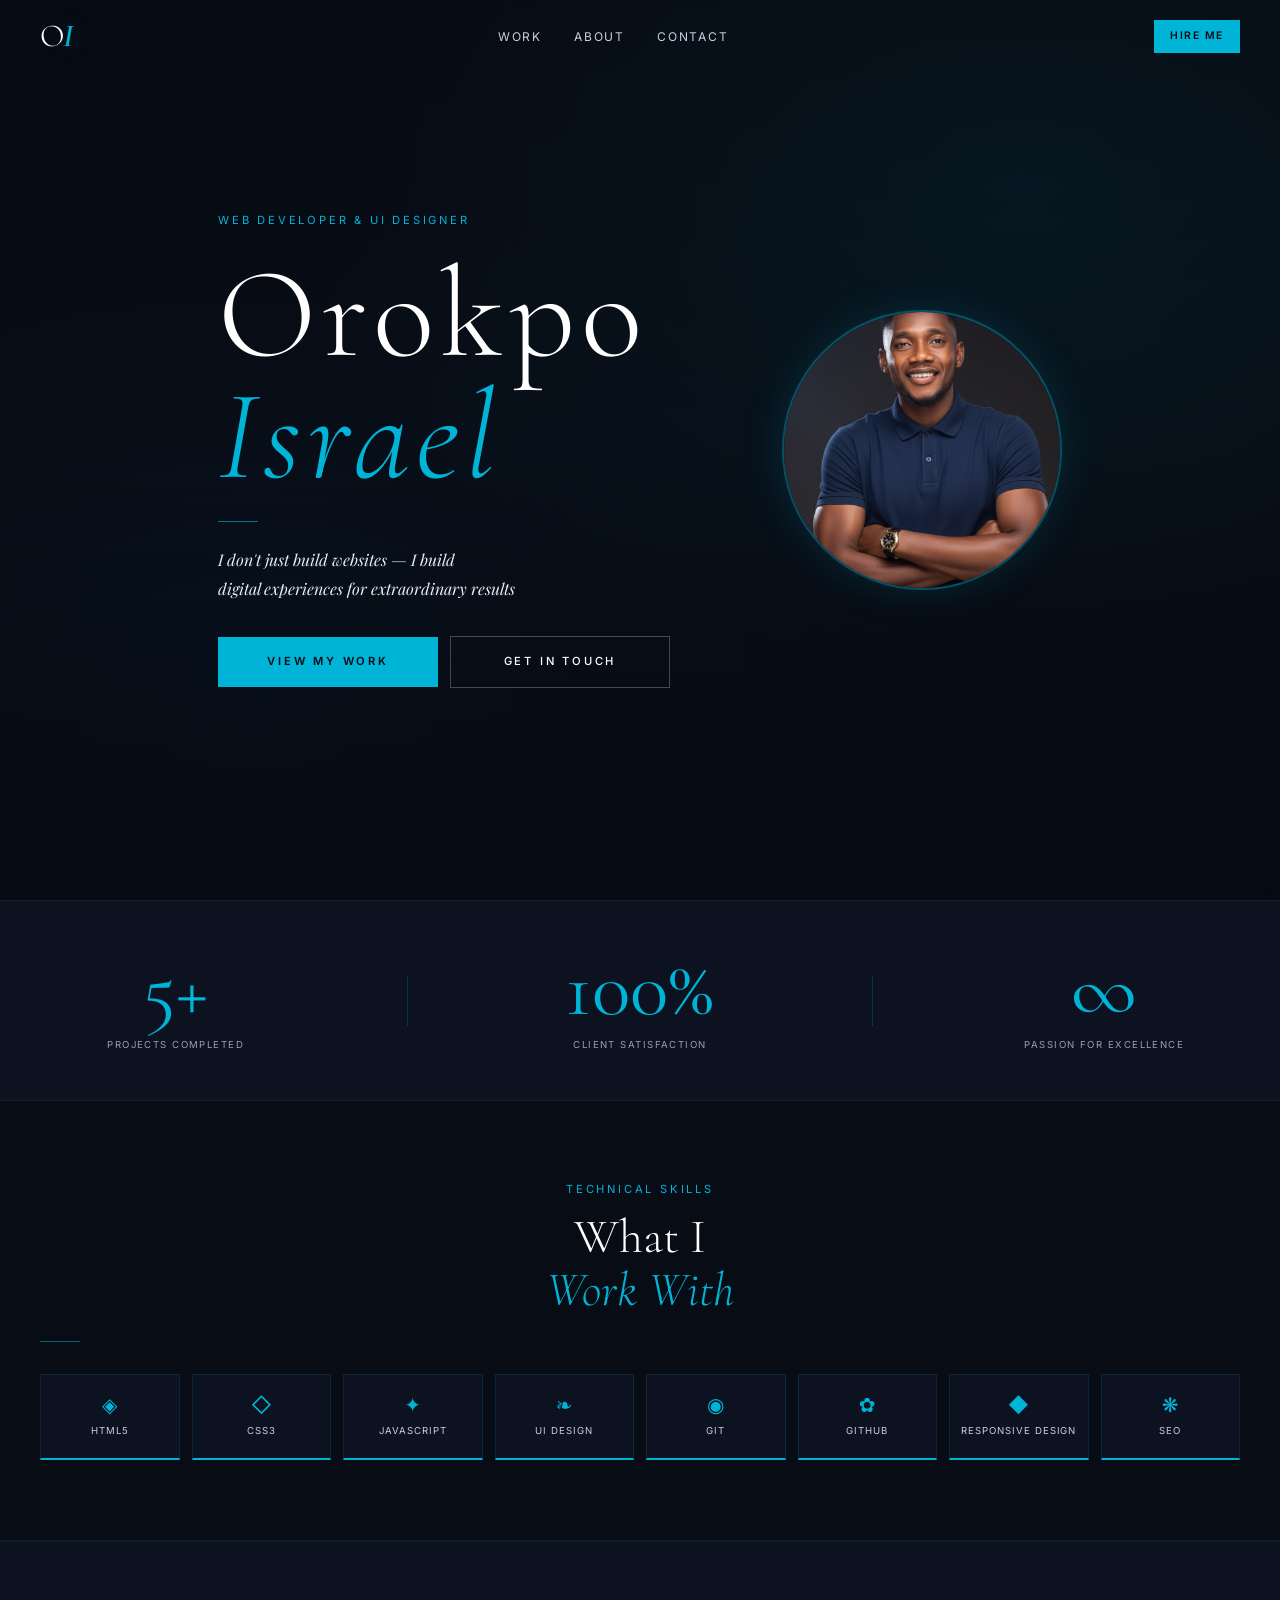
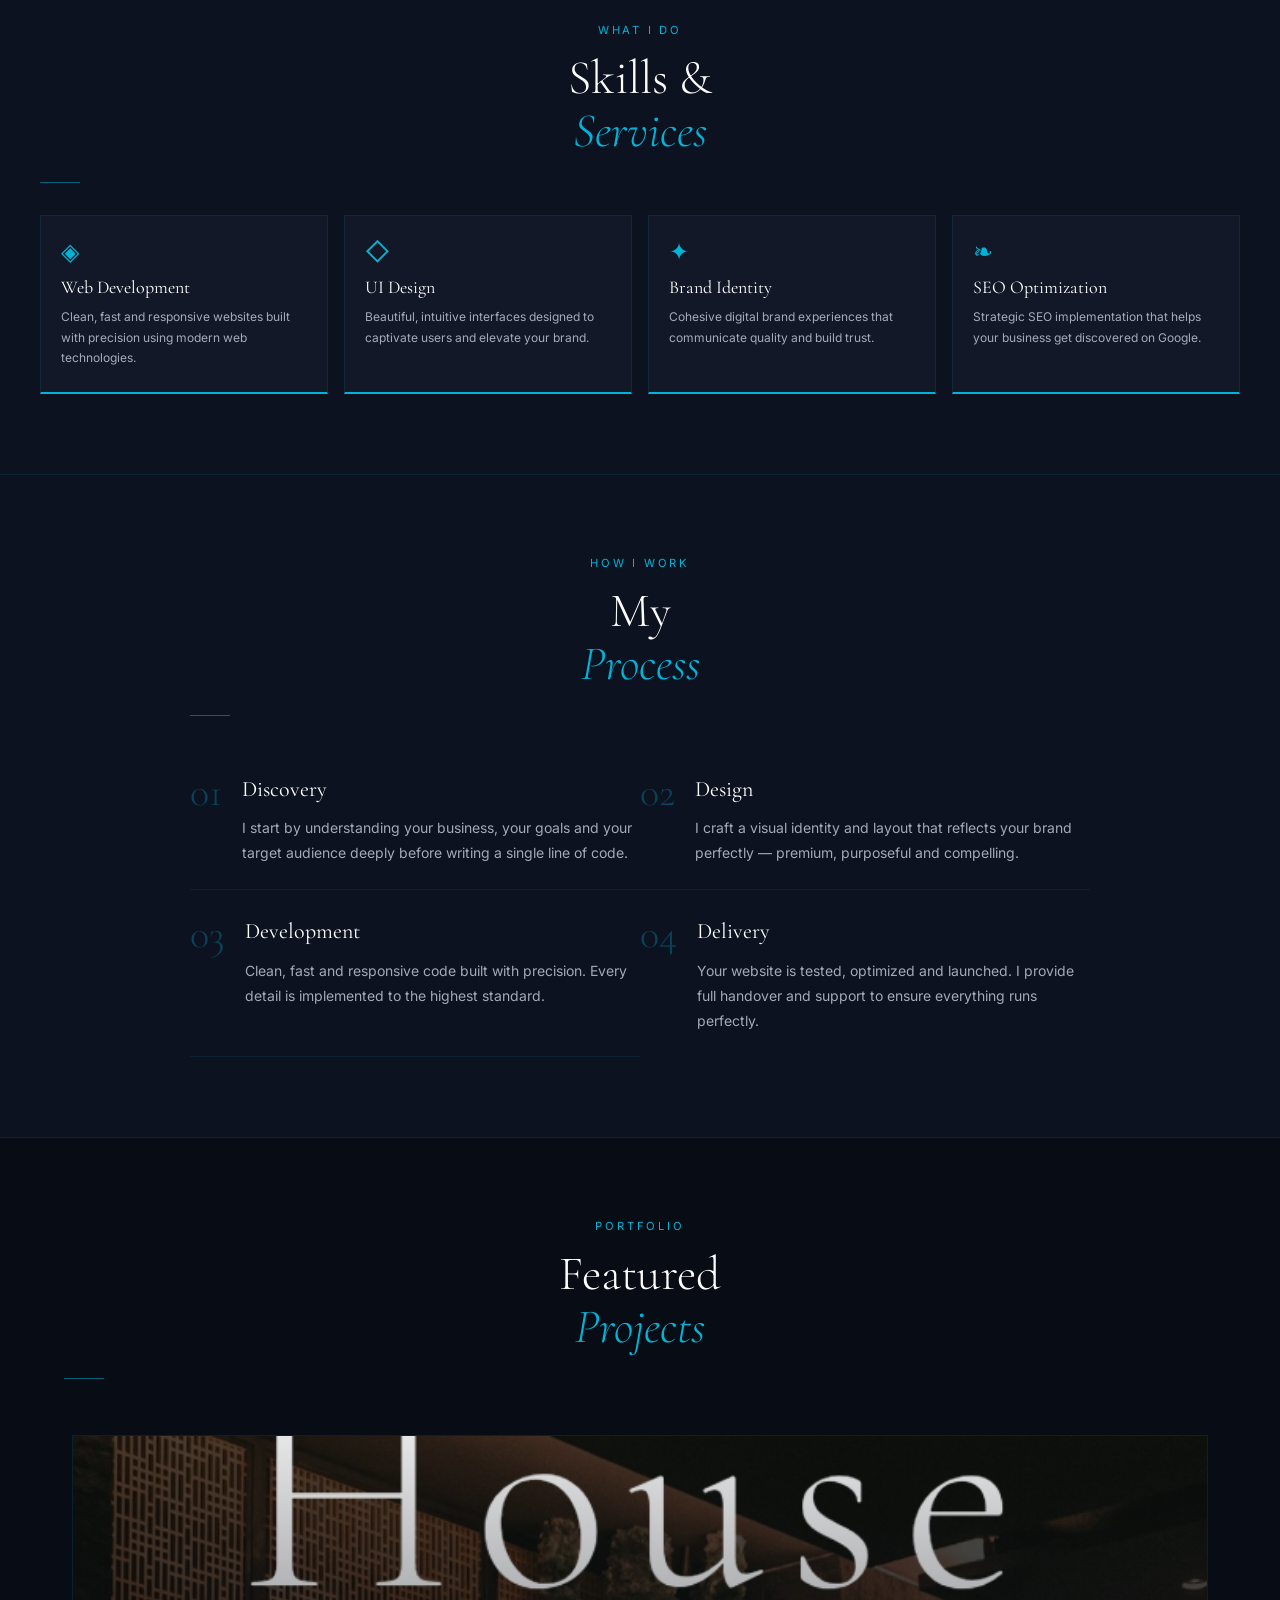
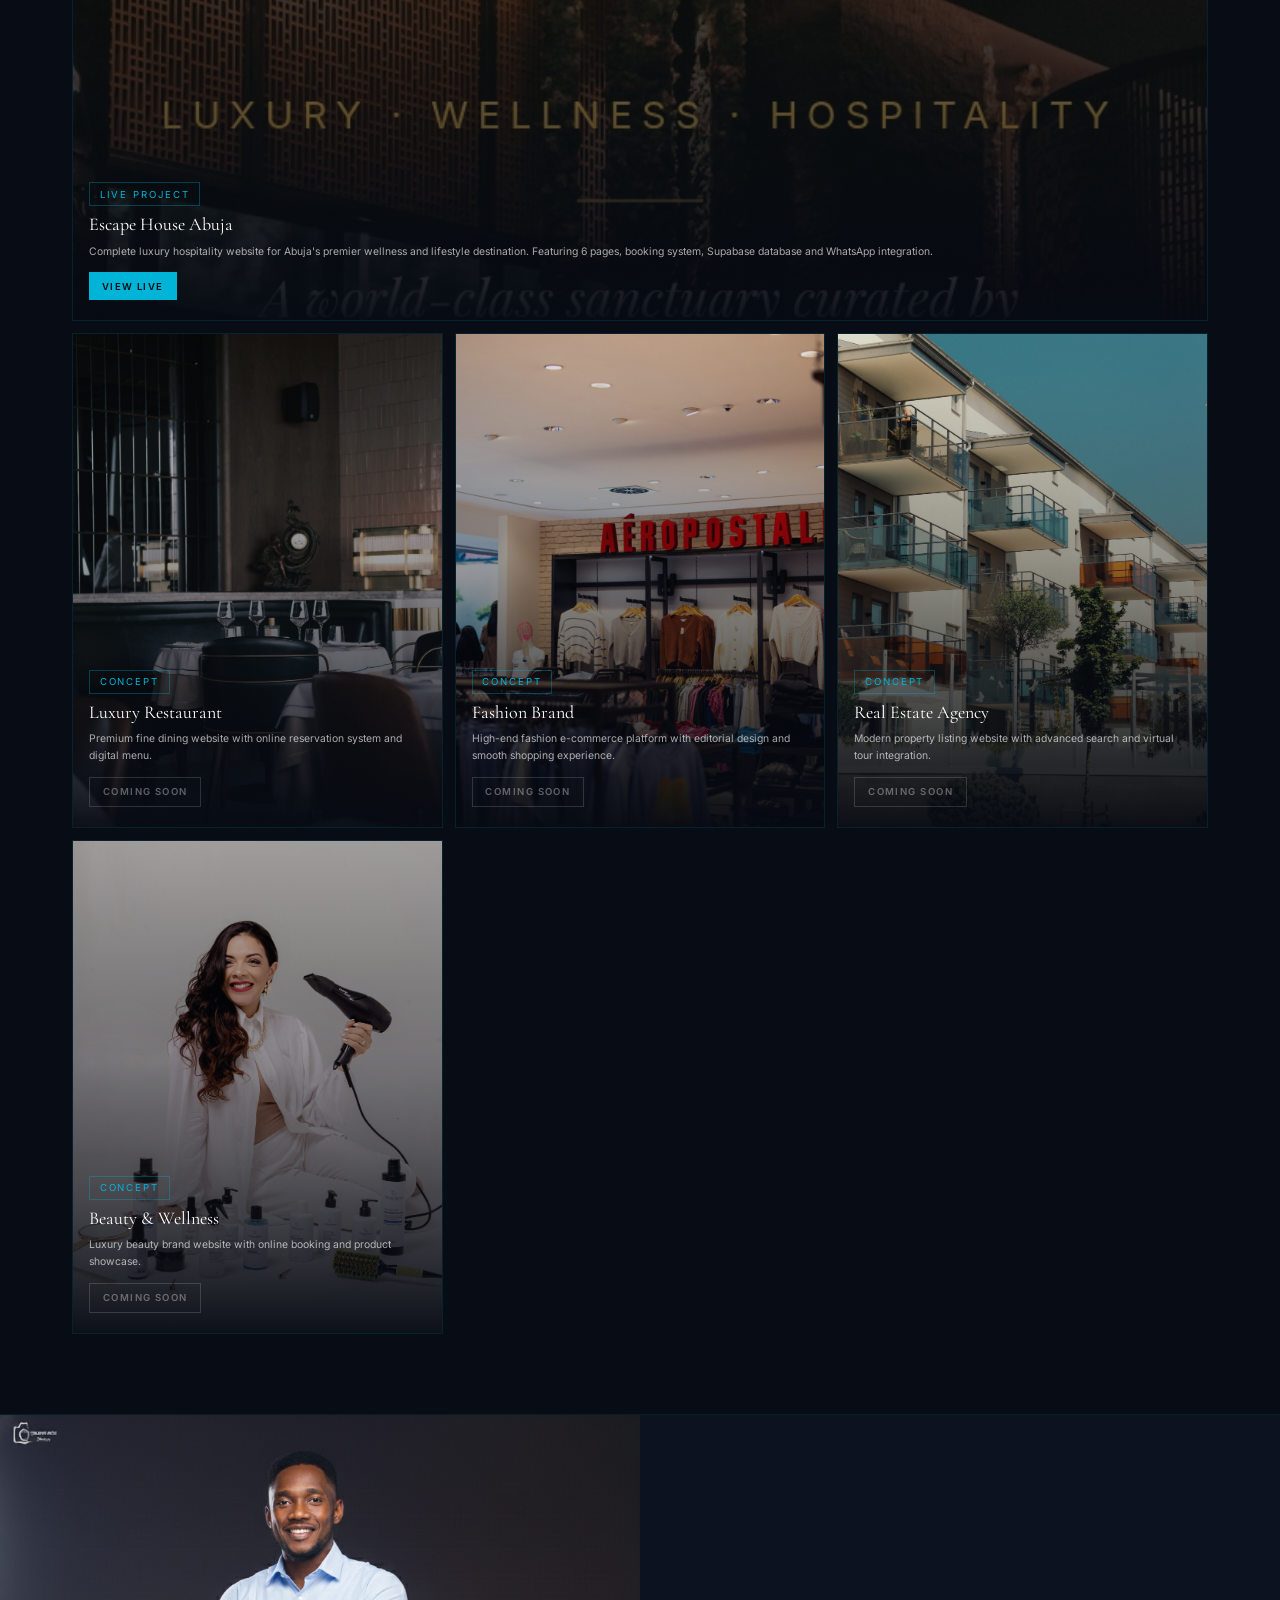
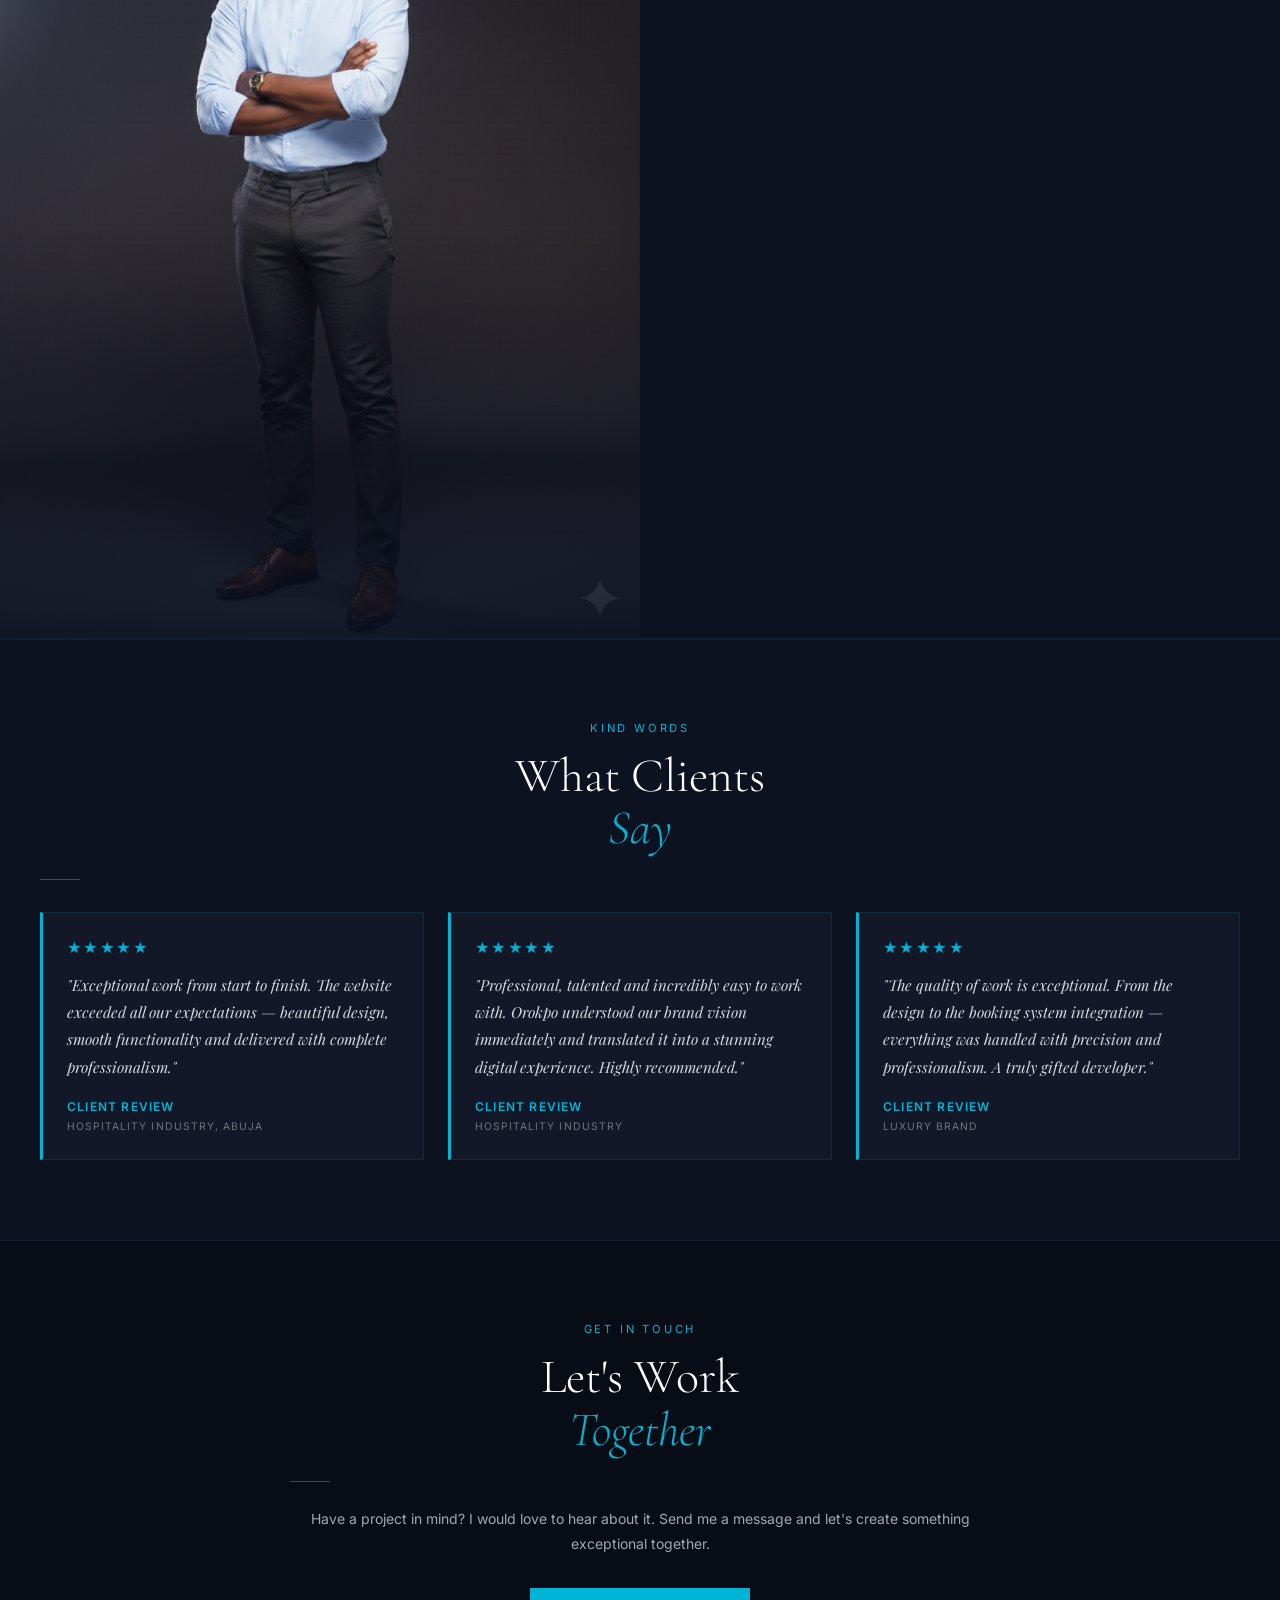
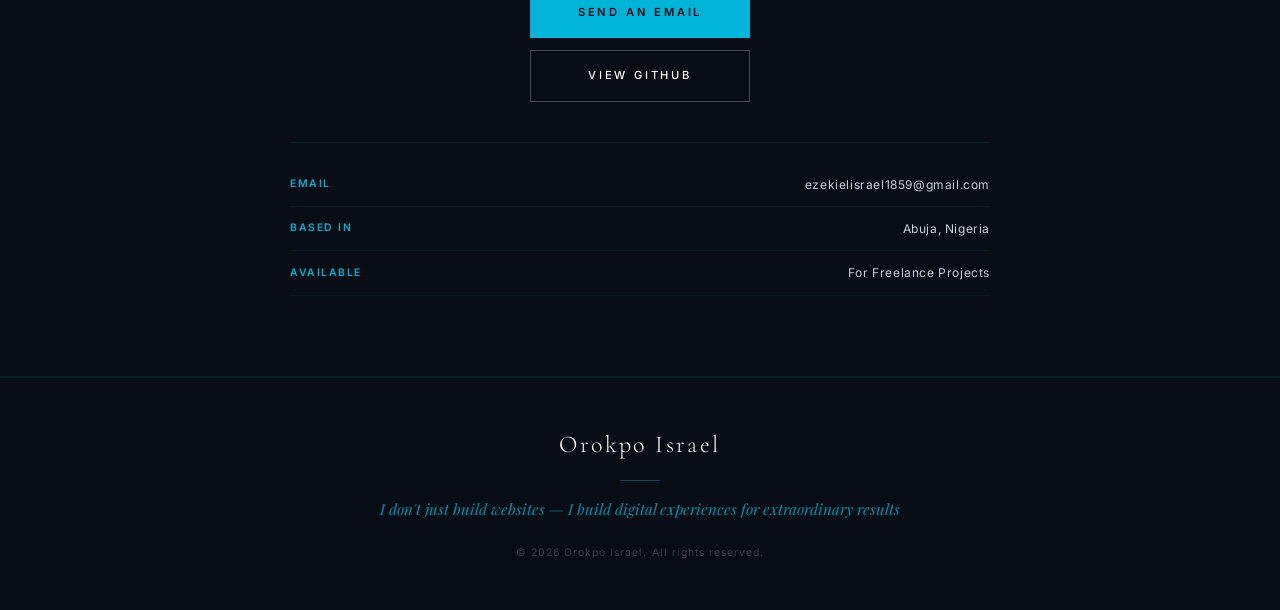
<file: index.html>
<!DOCTYPE html>
<html lang="en">
<head>
  <meta charset="UTF-8" />
  <meta name="viewport" content="width=device-width, initial-scale=1.0" />
  <meta name="description" content="Orokpo Israel — Web Developer & UI Designer. Where digital excellence meets real business value." />
  <title>Orokpo Israel — Web Developer & UI Designer</title>

  <!-- SEO -->
  <meta property="og:title" content="Orokpo Israel — Web Developer & UI Designer" />
  <meta property="og:description" content="Where digital excellence meets real business value." />
  <meta property="og:url" content="https://israelorokpo.github.io" />
  <meta name="twitter:card" content="summary_large_image" />

  <link rel="stylesheet" href="assets/css/tokens.css" />
  <link rel="stylesheet" href="assets/css/base.css" />
  <link rel="stylesheet" href="assets/css/main.css" />
</head>

<body>

<!-- NAVIGATION -->
<header class="nav" id="nav">
  <div class="nav__inner">
    <a href="#hero" class="nav__logo">   <span class="nav__logo-o">O</span><span class="nav__logo-i">I</span> </a>
    <nav class="nav__links">
      <a href="#work">Work</a>
      <a href="#about">About</a>
      <a href="#contact">Contact</a>
    </nav>
    <div class="nav__actions">
      <a href="https://wa.me/2349033601859" class="btn-hire">Hire Me</a>
      <button class="nav__burger" id="menuBtn" aria-label="Menu">
        <span></span>
        <span></span>
        <span></span>
      </button>
    </div>
  </div>
</header>

<!-- MOBILE MENU -->
<div class="mobile-menu" id="mobileMenu">
  <button class="mobile-menu__close" id="closeBtn">✕</button>
  <nav class="mobile-menu__links">
    <a href="#work" class="mobile-menu__link">Work</a>
    <a href="#about" class="mobile-menu__link">About</a>
    <a href="#services" class="mobile-menu__link">Services</a>
    <a href="#contact" class="mobile-menu__link">Contact</a>
  </nav>
  <a href="https://wa.me/2349033601859" class="mobile-menu__hire">Hire Me on WhatsApp</a>
  <a href="mailto:ezekielisrael1859@gmail.com" class="mobile-menu__email">Send An Email</a>
</div>
<div class="mobile-menu__backdrop" id="menuBackdrop"></div>

  <!-- HERO -->
  <section class="hero" id="hero">
    <div class="hero__bg"></div>
    <div class="hero__overlay"></div>
    <div class="hero__content">
      <p class="hero__eyebrow">Web Developer & UI Designer</p>
      <h1 class="hero__title">
        Orokpo<br>
        <em>Israel</em>
      </h1>
      <div class="hero__divider"></div>
      <p class="hero__tagline">I don't just build websites — I build<br>digital experiences for extraordinary results</p>
      <div class="hero__buttons">
        <a href="#work" class="btn-primary">View My Work</a>
        <a href="#contact" class="btn-ghost">Get In Touch</a>
      </div>
    </div>
    <div class="hero__photo">
      <img src="assets/images/hero-photo.jpg" alt="Orokpo Israel" />
    </div>
  </section>
  <!-- STATS -->
<section class="porto-stats">
  <div class="porto-stats__inner">
    <div class="porto-stat">
      <span class="porto-stat__num">5+</span>
      <span class="porto-stat__label">Projects Completed</span>
    </div>
    <div class="porto-stats__line"></div>
    <div class="porto-stat">
      <span class="porto-stat__num">100%</span>
      <span class="porto-stat__label">Client Satisfaction</span>
    </div>
    <div class="porto-stats__line"></div>
    <div class="porto-stat">
      <span class="porto-stat__num">∞</span>
<span class="porto-stat__label">Passion For Excellence</span>
    </div>
  </div>
</section>
<!-- SKILLS -->
<section class="skills">
  <div class="skills__inner">
    <p class="label">Technical Skills</p>
    <h2 class="section-title">What I<br><em>Work With</em></h2>
    <div class="section-divider"></div>
    <div class="skills__grid">

      <div class="skill-badge">
        <span class="skill-badge__icon">◈</span>
        <span class="skill-badge__name">HTML5</span>
      </div>

      <div class="skill-badge">
        <span class="skill-badge__icon">◇</span>
        <span class="skill-badge__name">CSS3</span>
      </div>

      <div class="skill-badge">
        <span class="skill-badge__icon">✦</span>
        <span class="skill-badge__name">JavaScript</span>
      </div>

      <div class="skill-badge">
        <span class="skill-badge__icon">❧</span>
        <span class="skill-badge__name">UI Design</span>
      </div>

      <div class="skill-badge">
        <span class="skill-badge__icon">◉</span>
        <span class="skill-badge__name">Git</span>
      </div>

      <div class="skill-badge">
        <span class="skill-badge__icon">✿</span>
        <span class="skill-badge__name">GitHub</span>
      </div>

      <div class="skill-badge">
        <span class="skill-badge__icon">◆</span>
        <span class="skill-badge__name">Responsive Design</span>
      </div>

      <div class="skill-badge">
        <span class="skill-badge__icon">❋</span>
        <span class="skill-badge__name">SEO</span>
      </div>

    </div>
  </div>
</section>

  <!-- SERVICES -->
  <section class="services" id="services">
    <div class="services__inner">
      <p class="label">What I Do</p>
      <h2 class="section-title">Skills &<br><em>Services</em></h2>
      <div class="section-divider"></div>
      <div class="services__grid">

        <div class="service-card">
          <div class="service-card__icon">◈</div>
          <h3 class="service-card__title">Web Development</h3>
          <p class="service-card__desc">Clean, fast and responsive websites built with precision using modern web technologies.</p>
        </div>

        <div class="service-card">
          <div class="service-card__icon">◇</div>
          <h3 class="service-card__title">UI Design</h3>
          <p class="service-card__desc">Beautiful, intuitive interfaces designed to captivate users and elevate your brand.</p>
        </div>

        <div class="service-card">
          <div class="service-card__icon">✦</div>
          <h3 class="service-card__title">Brand Identity</h3>
          <p class="service-card__desc">Cohesive digital brand experiences that communicate quality and build trust.</p>
        </div>

        <div class="service-card">
          <div class="service-card__icon">❧</div>
          <h3 class="service-card__title">SEO Optimization</h3>
          <p class="service-card__desc">Strategic SEO implementation that helps your business get discovered on Google.</p>
        </div>

      </div>
    </div>
  </section>
<!-- PROCESS -->
<section class="process">
  <div class="process__inner">
    <p class="label">How I Work</p>
    <h2 class="section-title">My<br><em>Process</em></h2>
    <div class="section-divider"></div>
    <div class="process__grid">

      <div class="process__step">
        <span class="process__num">01</span>
        <div>
          <h3 class="process__title">Discovery</h3>
          <p class="process__desc">I start by understanding your business, your goals and your target audience deeply before writing a single line of code.</p>
        </div>
      </div>

      <div class="process__step">
        <span class="process__num">02</span>
        <div>
          <h3 class="process__title">Design</h3>
          <p class="process__desc">I craft a visual identity and layout that reflects your brand perfectly — premium, purposeful and compelling.</p>
        </div>
      </div>

      <div class="process__step">
        <span class="process__num">03</span>
        <div>
          <h3 class="process__title">Development</h3>
          <p class="process__desc">Clean, fast and responsive code built with precision. Every detail is implemented to the highest standard.</p>
        </div>
      </div>

      <div class="process__step">
        <span class="process__num">04</span>
        <div>
          <h3 class="process__title">Delivery</h3>
          <p class="process__desc">Your website is tested, optimized and launched. I provide full handover and support to ensure everything runs perfectly.</p>
        </div>
      </div>

    </div>
  </div>
</section>
 <!-- WORK -->
<section class="work" id="work">
  <div class="work__header">
    <p class="label">Portfolio</p>
    <h2 class="section-title">Featured<br><em>Projects</em></h2>
    <div class="section-divider"></div>
  </div>
  <div class="work__grid">

    <div class="project-card project-card--featured">
      <div class="project-card__img" style="background-image:url('assets/images/escape-house.jpg')"></div>
      <div class="project-card__overlay"></div>
      <div class="project-card__body">
        <span class="project-card__tag">Live Project</span>
        <h3 class="project-card__title">Escape House Abuja</h3>
        <p class="project-card__desc">Complete luxury hospitality website for Abuja's premier wellness and lifestyle destination. Featuring 6 pages, booking system, Supabase database and WhatsApp integration.</p>
        <div class="project-card__links">
          <a href="https://ezekielisrael1859.github.io/escape-house" class="btn-project">View Live</a>
        </div>
      </div>
    </div>

    <div class="project-card">
      <div class="project-card__img" style="background-image:url('assets/images/restaurant.jpg')"></div>
      <div class="project-card__overlay"></div>
      <div class="project-card__body">
        <span class="project-card__tag">Concept</span>
        <h3 class="project-card__title">Luxury Restaurant</h3>
        <p class="project-card__desc">Premium fine dining website with online reservation system and digital menu.</p>
        <div class="project-card__links">
          <span class="btn-project btn-project--coming">Coming Soon</span>
        </div>
      </div>
    </div>

    <div class="project-card">
      <div class="project-card__img" style="background-image:url('assets/images/fashion.jpg')"></div>
      <div class="project-card__overlay"></div>
      <div class="project-card__body">
        <span class="project-card__tag">Concept</span>
        <h3 class="project-card__title">Fashion Brand</h3>
        <p class="project-card__desc">High-end fashion e-commerce platform with editorial design and smooth shopping experience.</p>
        <div class="project-card__links">
          <span class="btn-project btn-project--coming">Coming Soon</span>
        </div>
      </div>
    </div>

    <div class="project-card">
      <div class="project-card__img" style="background-image:url('assets/images/realestate.jpg')"></div>
      <div class="project-card__overlay"></div>
      <div class="project-card__body">
        <span class="project-card__tag">Concept</span>
        <h3 class="project-card__title">Real Estate Agency</h3>
        <p class="project-card__desc">Modern property listing website with advanced search and virtual tour integration.</p>
        <div class="project-card__links">
          <span class="btn-project btn-project--coming">Coming Soon</span>
        </div>
      </div>
    </div>

    <div class="project-card">
      <div class="project-card__img" style="background-image:url('assets/images/beauty.jpg')"></div>
      <div class="project-card__overlay"></div>
      <div class="project-card__body">
        <span class="project-card__tag">Concept</span>
        <h3 class="project-card__title">Beauty & Wellness</h3>
        <p class="project-card__desc">Luxury beauty brand website with online booking and product showcase.</p>
        <div class="project-card__links">
          <span class="btn-project btn-project--coming">Coming Soon</span>
        </div>
      </div>
    </div>

  </div>
</section>

  <!-- ABOUT -->
  <section class="about" id="about">
    <div class="about__photo">
      <img src="assets/images/about-photo.jpg" alt="Orokpo Israel" />
    </div>
    <div class="about__content">
      <p class="label">About Me</p>
      <h2 class="section-title">The Person<br><em>Behind The Work</em></h2>
      <div class="section-divider"></div>
      <p class="about__text">I am Orokpo Israel — a Web Developer and UI Designer based in Abuja, Nigeria. I am passionate about crafting premium digital experiences that help businesses grow, stand out and succeed.</p>
<p class="about__text">I combine technical precision with design sensibility to deliver websites that are not just beautiful — but powerful. Every project I take is treated with the same level of care, creativity and commitment to excellence.</p>
<p class="about__text">From luxury hospitality brands, to fashion, real estate and beyond — I build digital experiences that make lasting impressions and drive real results for businesses that value quality.</p>
<div class="about__values">
  <div class="about__value">
    <span class="about__value-icon">◈</span>
    <span class="about__value-text">Precision in every detail</span>
  </div>
  <div class="about__value">
    <span class="about__value-icon">✦</span>
    <span class="about__value-text">Design that elevates brands</span>
  </div>
  <div class="about__value">
    <span class="about__value-icon">◇</span>
    <span class="about__value-text">Code that performs flawlessly</span>
  </div>
  <div class="about__value">
    <span class="about__value-icon">❧</span>
    <span class="about__value-text">Results that speak for themselves</span>
  </div>
</div>
    </div>
  </section>
<!-- TESTIMONIALS -->
<section class="testimonials">
  <div class="testimonials__inner">
    <p class="label">Kind Words</p>
    <h2 class="section-title">What Clients<br><em>Say</em></h2>
    <div class="section-divider"></div>
    <div class="testimonials__grid">

      <div class="testimonial">
  <div class="testimonial__stars">★★★★★</div>
  <p class="testimonial__text">"Exceptional work from start to finish. The website exceeded all our expectations — beautiful design, smooth functionality and delivered with complete professionalism."</p>
  <div class="testimonial__author">
    <span class="testimonial__name">Client Review</span>
    <span class="testimonial__role">Hospitality Industry, Abuja</span>
  </div>
</div>

      <div class="testimonial">
        <div class="testimonial__stars">★★★★★</div>
        <p class="testimonial__text">"Professional, talented and incredibly easy to work with. Orokpo understood our brand vision immediately and translated it into a stunning digital experience. Highly recommended."</p>
        <div class="testimonial__author">
          <span class="testimonial__name">Client Review</span>
          <span class="testimonial__role">Hospitality Industry</span>
        </div>
      </div>

      <div class="testimonial">
        <div class="testimonial__stars">★★★★★</div>
        <p class="testimonial__text">"The quality of work is exceptional. From the design to the booking system integration — everything was handled with precision and professionalism. A truly gifted developer."</p>
        <div class="testimonial__author">
          <span class="testimonial__name">Client Review</span>
          <span class="testimonial__role">Luxury Brand</span>
        </div>
      </div>

    </div>
  </div>
</section>
  <!-- CONTACT -->
  <section class="contact" id="contact">
    <div class="contact__inner">
      <p class="label">Get In Touch</p>
      <h2 class="section-title">Let's Work<br><em>Together</em></h2>
      <div class="section-divider"></div>
      <p class="contact__sub">Have a project in mind? I would love to hear about it. Send me a message and let's create something exceptional together.</p>
      <div class="contact__links">
        <a href="mailto:ezekielisrael1859@gmail.com" class="btn-primary">Send An Email</a>
        <a href="https://github.com/ezekielisrael1859" class="btn-ghost">View GitHub</a>
      </div>
      <div class="contact__details">
        <p class="contact__detail">
          <span class="contact__detail-label">Email</span>
          <span class="contact__detail-value">ezekielisrael1859@gmail.com</span>
        </p>
        <p class="contact__detail">
          <span class="contact__detail-label">Based In</span>
          <span class="contact__detail-value">Abuja, Nigeria</span>
        </p>
        <p class="contact__detail">
          <span class="contact__detail-label">Available</span>
          <span class="contact__detail-value">For Freelance Projects</span>
        </p>
      </div>
    </div>
  </section>

  <!-- FOOTER -->
  <footer class="footer">
    <div class="footer__inner">
      <p class="footer__logo">Orokpo Israel</p>
      <div class="footer__divider"></div>
      <p class="footer__tagline"><em>I don't just build websites — I build digital experiences for extraordinary results</em></p>
      <p class="footer__copy">© 2026 Orokpo Israel. All rights reserved.</p>
    </div>
  </footer>

  <script src="assets/js/main.js"></script>
</body>
</html>
</file>
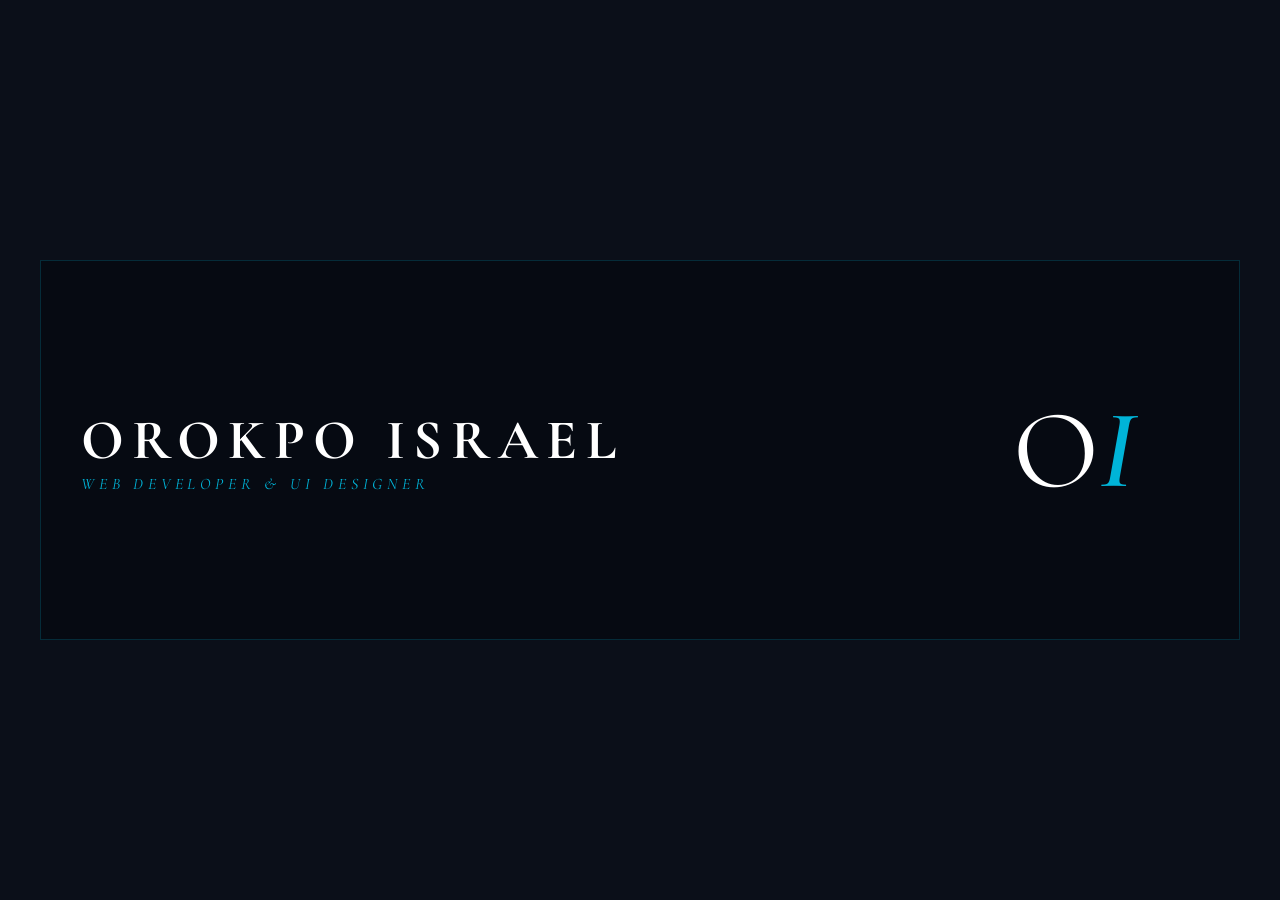
<file: assets/banner.html>
<!-- Version 2.0 - Responsive -->
<!DOCTYPE html>
<html lang="en">
<head>
  <meta charset="UTF-8" />
  <meta name="viewport" content="width=device-width, initial-scale=1.0" />
  <title>Orokpo Israel — Banner</title>
  <link href="https://fonts.googleapis.com/css2?family=Cormorant+Garamond:ital,wght@0,300;0,400;0,600;1,400;1,600&display=swap" rel="stylesheet" />
  <style>
    * { margin: 0; padding: 0; box-sizing: border-box; }
    body {
      background: #0b0f19;
      display: flex;
      align-items: center;
      justify-content: center;
      min-height: 100vh;
      font-family: 'Cormorant Garamond', serif;
      padding: 10px;
    }
    .banner {
      width: 100%;
      max-width: 1200px;
      min-height: 380px;
      background: #060A12;
      border: 1px solid rgba(0, 180, 216, 0.2);
      display: flex;
      align-items: center;
      justify-content: space-around;
      padding: 40px;
      position: relative;
      overflow: hidden;
      flex-wrap: wrap; /* Allows wrapping on small screens */
    }
    .banner-content { position: relative; z-index: 2; text-align: left; flex: 1; min-width: 300px; }
    .banner-name { font-size: 3.5rem; color: white; letter-spacing: 0.15em; text-transform: uppercase; }
    .banner-title { color: #00B4D8; letter-spacing: 0.3em; text-transform: uppercase; font-style: italic; }
    .banner-logo { position: relative; z-index: 2; display: flex; align-items: center; justify-content: center; width: 250px; height: 250px; }
    .oi-text { font-size: 7rem; color: white; }
    .oi-text span { color: #00B4D8; font-style: italic; font-weight: 600; }
    
    /* MOBILE FIX */
    @media (max-width: 700px) {
      .banner { flex-direction: column; text-align: center; padding: 30px; height: auto; }
      .banner-content { text-align: center; order: 2; min-width: 100%; }
      .banner-name { font-size: 2.2rem; }
      .banner-logo { order: 1; width: 180px; height: 180px; }
      .oi-text { font-size: 5rem; }
    }
  </style>
</head>
<body>
  <div class="banner">
    <div class="banner-content">
      <h1 class="banner-name">Orokpo Israel</h1>
      <p class="banner-title">Web Developer & UI Designer</p>
    </div>
    <div class="banner-logo">
      <div class="oi-text">O<span>I</span></div>
    </div>
  </div>
</body>
</html>
</file>
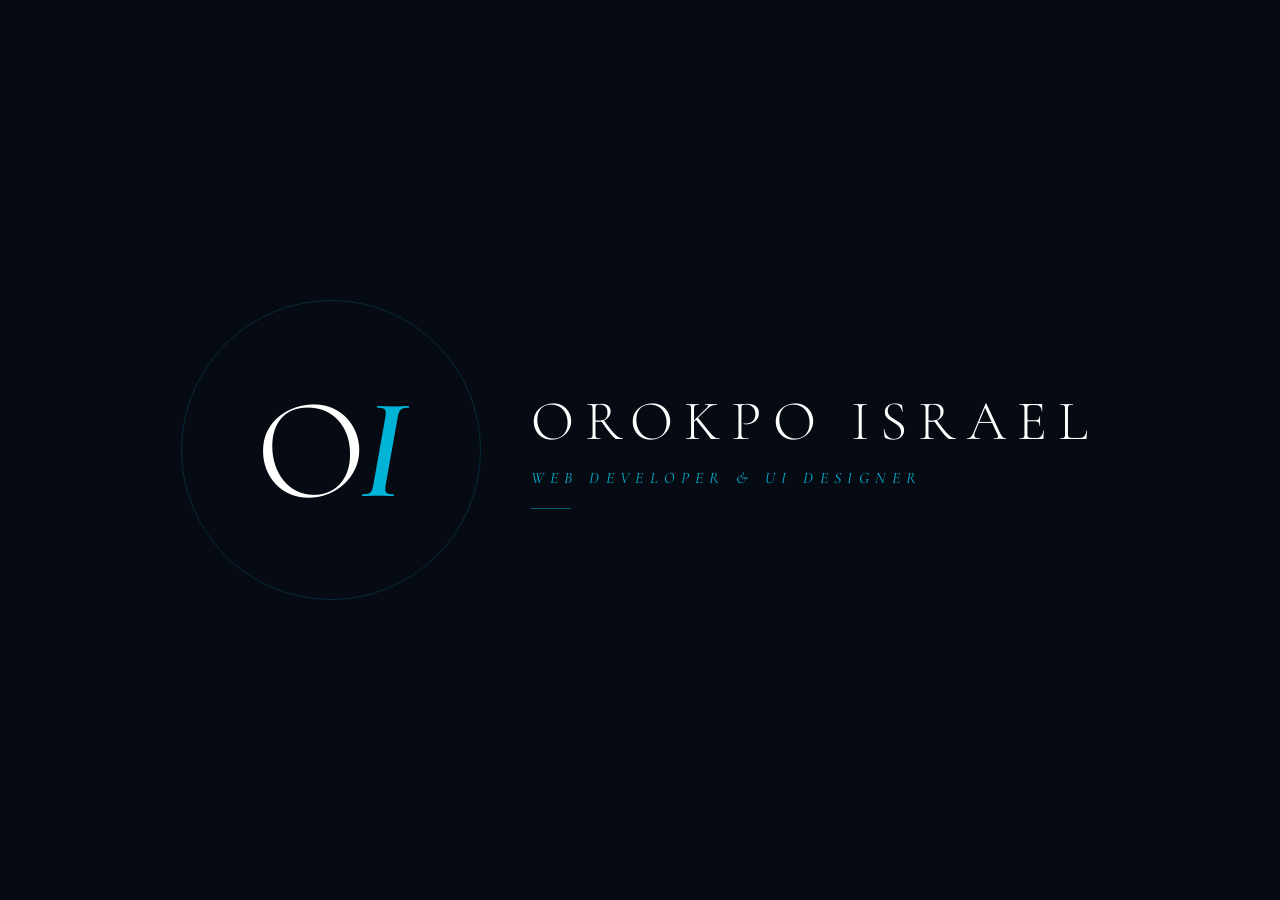
<file: assets/logo.html>
<!DOCTYPE html>
<html lang="en">
<head>
  <meta charset="UTF-8" />
  <meta name="viewport" content="width=device-width, initial-scale=1.0" />
  <title>Orokpo Israel — Responsive Logo</title>
  <link href="https://fonts.googleapis.com/css2?family=Cormorant+Garamond:ital,wght@0,300;0,400;0,600;1,400;1,600&display=swap" rel="stylesheet" />
  <style>
    * { margin: 0; padding: 0; box-sizing: border-box; }

    body {
      background: #060A12;
      display: flex;
      align-items: center;
      justify-content: center;
      min-height: 100vh;
      font-family: 'Cormorant Garamond', serif;
      padding: 30px;
      color: white;
    }

    .logo-wrapper {
      display: flex;
      align-items: center;
      justify-content: center;
      gap: 50px;
      transition: all 0.5s ease;
      width: 100%;
      max-width: 1000px;
    }

    /* --- THE MONOGRAM MARK --- */
    .monogram-container {
      position: relative;
      width: clamp(180px, 40vw, 300px);
      height: clamp(180px, 40vw, 300px);
      display: flex;
      align-items: center;
      justify-content: center;
      flex-shrink: 0;
    }

    .ring {
      position: absolute;
      inset: 0;
      border: 1px solid rgba(0, 180, 216, 0.2);
      border-radius: 50%;
    }

    .oi-text {
      font-size: clamp(5rem, 12vw, 9rem);
      line-height: 1;
    }

    .oi-o { font-weight: 300; color: white; }
    .oi-i { font-weight: 600; font-style: italic; color: #00B4D8; margin-left: -0.05em; }

    /* --- THE IDENTITY TEXT --- */
    .identity-text {
      text-align: left;
    }

    .name {
      font-size: clamp(2rem, 6vw, 3.5rem);
      font-weight: 300;
      letter-spacing: 0.2em;
      text-transform: uppercase;
      line-height: 1.1;
    }

    .title {
      font-size: clamp(0.7rem, 2vw, 1rem);
      color: #00B4D8;
      letter-spacing: 0.4em;
      text-transform: uppercase;
      font-style: italic;
      margin-top: 15px;
    }

    .divider {
      width: 40px;
      height: 1px;
      background: #00B4D8;
      margin-top: 20px;
      opacity: 0.5;
    }

    /* --- RESPONSIVE FIX (PORTRAIT MODE) --- */
    @media (max-width: 800px) {
      .logo-wrapper {
        flex-direction: column; /* Stacks logo and name */
        text-align: center;
        gap: 30px;
      }
      
      .identity-text {
        text-align: center;
      }

      .divider {
        margin: 20px auto; /* Centers divider */
      }
    }
  </style>
</head>
<body>

  <div class="logo-wrapper">
    <!-- Monogram Part -->
    <div class="monogram-container">
      <div class="ring"></div>
      <div class="oi-text">
        <span class="oi-o">O</span><span class="oi-i">I</span>
      </div>
    </div>

    <!-- Name and Title Part -->
    <div class="identity-text">
      <h1 class="name">Orokpo Israel</h1>
      <p class="title">Web Developer & UI Designer</p>
      <div class="divider"></div>
    </div>
  </div>

</body>
</html>
</file>
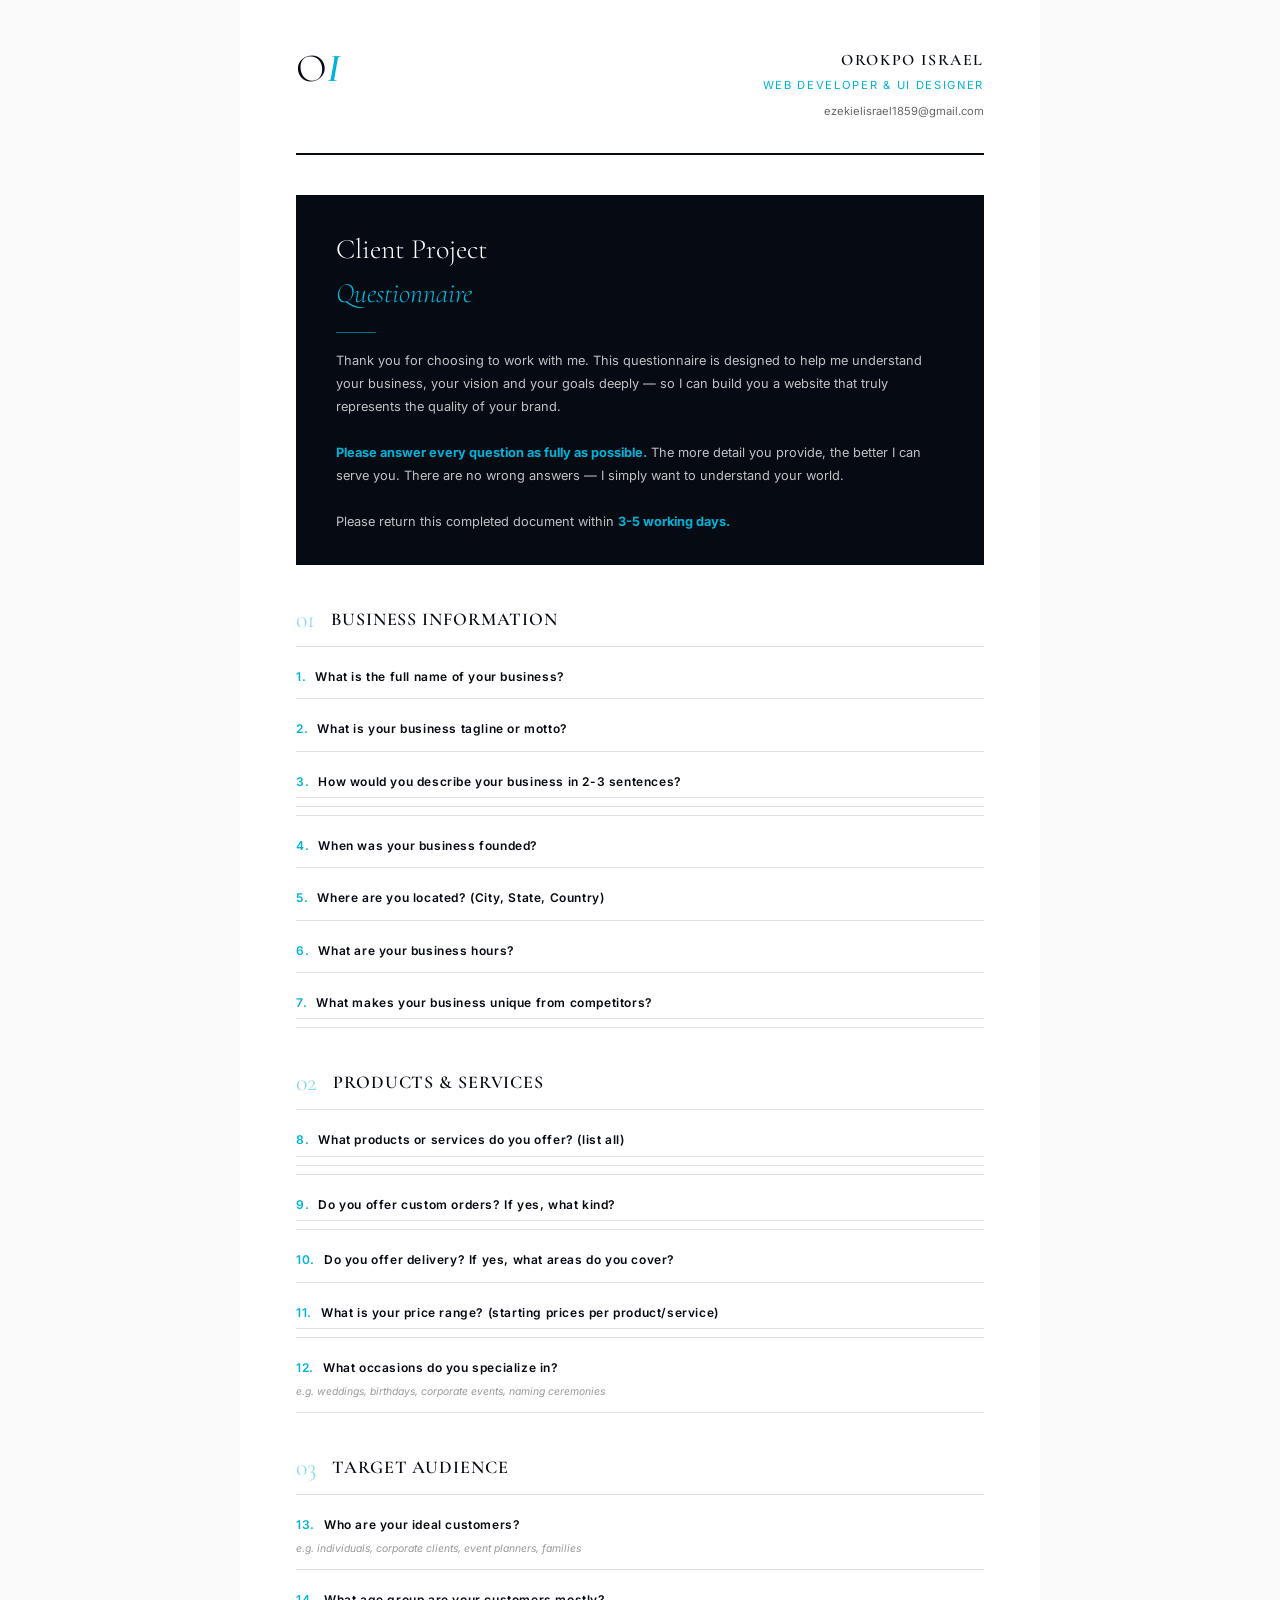
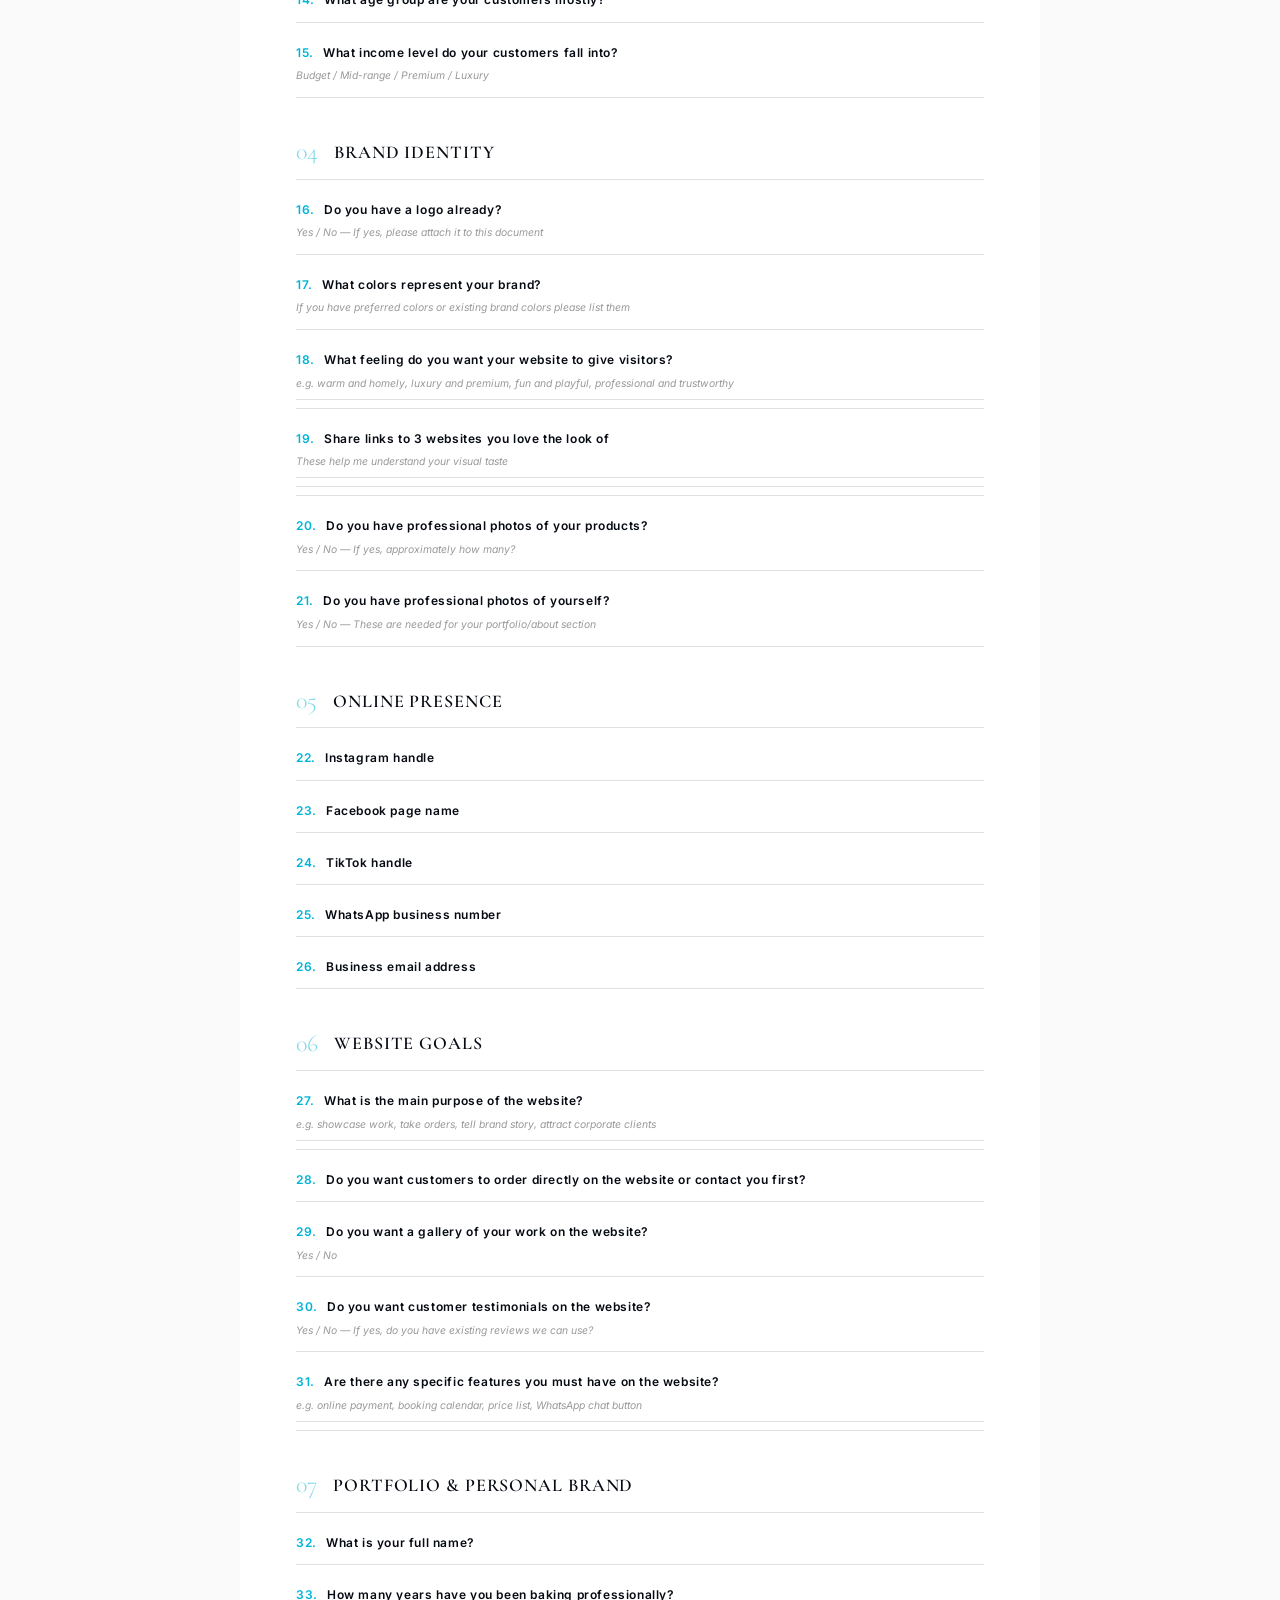
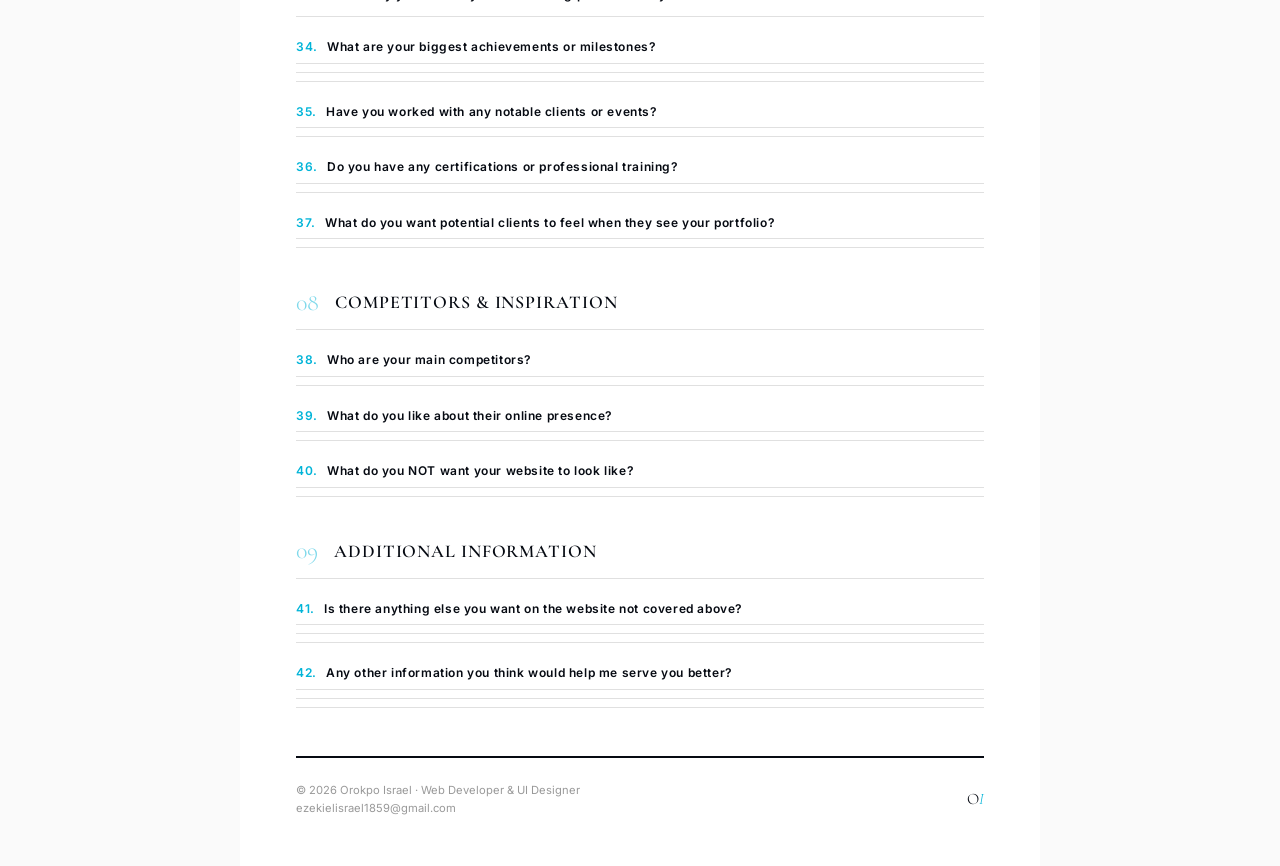
<file: assets/questionnaire.html>
<!DOCTYPE html>
<html lang="en">
<head>
  <meta charset="UTF-8" />
  <meta name="viewport" content="width=device-width, initial-scale=1.0" />
  <title>Client Questionnaire — Orokpo Israel</title>
  <link href="https://fonts.googleapis.com/css2?family=Cormorant+Garamond:ital,wght@0,300;0,400;0,600;1,400&family=Inter:wght@300;400;500;600&display=swap" rel="stylesheet" />
  <style>

    * { margin: 0; padding: 0; box-sizing: border-box; }

    body {
      font-family: 'Inter', sans-serif;
      background: #FAFAFA;
      color: #1A1A1A;
      font-size: 13px;
      line-height: 1.6;
    }

    .page {
      max-width: 800px;
      margin: 0 auto;
      background: #FFFFFF;
      padding: 3rem 3.5rem;
    }

    /* --- HEADER --- */
    .header {
      display: flex;
      justify-content: space-between;
      align-items: flex-start;
      padding-bottom: 2rem;
      border-bottom: 2px solid #060A12;
      margin-bottom: 2.5rem;
    }

    .header__logo {
      font-family: 'Cormorant Garamond', serif;
      font-size: 2.5rem;
      font-weight: 300;
      color: #060A12;
      line-height: 1;
    }

    .header__logo span {
      color: #00B4D8;
      font-style: italic;
      font-weight: 600;
    }

    .header__info {
      text-align: right;
    }

    .header__name {
      font-family: 'Cormorant Garamond', serif;
      font-size: 1rem;
      font-weight: 600;
      color: #060A12;
      letter-spacing: 0.10em;
      text-transform: uppercase;
      display: block;
    }

    .header__title {
      font-size: 0.7rem;
      color: #00B4D8;
      letter-spacing: 0.15em;
      text-transform: uppercase;
      display: block;
      margin-top: 0.2rem;
    }

    .header__contact {
      font-size: 0.7rem;
      color: #666666;
      display: block;
      margin-top: 0.5rem;
    }

    /* --- COVER NOTE --- */
    .cover {
      background: #060A12;
      padding: 2rem 2.5rem;
      margin-bottom: 2.5rem;
    }

    .cover__title {
      font-family: 'Cormorant Garamond', serif;
      font-size: 1.75rem;
      font-weight: 300;
      color: #FFFFFF;
      margin-bottom: 0.5rem;
    }

    .cover__title em {
      color: #00B4D8;
      font-style: italic;
    }

    .cover__divider {
      width: 40px;
      height: 1px;
      background: #00B4D8;
      margin: 1rem 0;
      opacity: 0.6;
    }

    .cover__text {
      font-size: 0.8rem;
      color: rgba(255,255,255,0.75);
      line-height: 1.8;
    }

    .cover__text strong {
      color: #00B4D8;
    }

    /* --- SECTION --- */
    .section {
      margin-bottom: 2.5rem;
      page-break-inside: avoid;
    }

    .section__header {
      display: flex;
      align-items: center;
      gap: 1rem;
      margin-bottom: 1.25rem;
      padding-bottom: 0.75rem;
      border-bottom: 1px solid #E0E0E0;
    }

    .section__num {
      font-family: 'Cormorant Garamond', serif;
      font-size: 1.5rem;
      color: #00B4D8;
      font-weight: 300;
      line-height: 1;
      opacity: 0.5;
    }

    .section__title {
      font-family: 'Cormorant Garamond', serif;
      font-size: 1.125rem;
      font-weight: 600;
      color: #060A12;
      letter-spacing: 0.05em;
      text-transform: uppercase;
    }

    /* --- QUESTION --- */
    .question {
      margin-bottom: 1.25rem;
    }

    .question__label {
      font-size: 0.75rem;
      font-weight: 600;
      color: #060A12;
      letter-spacing: 0.05em;
      margin-bottom: 0.4rem;
      display: block;
    }

    .question__num {
      color: #00B4D8;
      margin-right: 0.35rem;
    }

    .question__line {
      width: 100%;
      height: 1px;
      background: #E0E0E0;
      margin-top: 0.75rem;
    }

    .question__lines {
      display: flex;
      flex-direction: column;
      gap: 0.5rem;
      margin-top: 0.4rem;
    }

    .question__lines .question__line {
      margin-top: 0;
    }

    .question__note {
      font-size: 0.65rem;
      color: #999999;
      font-style: italic;
      margin-top: 0.25rem;
      display: block;
    }

    /* --- FOOTER --- */
    .doc-footer {
      margin-top: 3rem;
      padding-top: 1.5rem;
      border-top: 2px solid #060A12;
      display: flex;
      justify-content: space-between;
      align-items: center;
    }

    .doc-footer__left {
      font-size: 0.7rem;
      color: #999999;
    }

    .doc-footer__right {
      font-family: 'Cormorant Garamond', serif;
      font-size: 1rem;
      color: #060A12;
      font-weight: 300;
    }

    .doc-footer__right span {
      color: #00B4D8;
      font-style: italic;
    }

    /* --- PRINT --- */
    @media print {
      body { background: #FFFFFF; }
      .page { padding: 2rem; }
    }

  </style>
</head>
<body>

  <div class="page">

    <!-- HEADER -->
    <div class="header">
      <div class="header__logo">O<span>I</span></div>
      <div class="header__info">
        <span class="header__name">Orokpo Israel</span>
        <span class="header__title">Web Developer & UI Designer</span>
        <span class="header__contact">ezekielisrael1859@gmail.com</span>
      </div>
    </div>

    <!-- COVER NOTE -->
    <div class="cover">
      <h1 class="cover__title">Client Project<br><em>Questionnaire</em></h1>
      <div class="cover__divider"></div>
      <p class="cover__text">
        Thank you for choosing to work with me. This questionnaire is designed to help me understand your business, your vision and your goals deeply — so I can build you a website that truly represents the quality of your brand.<br><br>
        <strong>Please answer every question as fully as possible.</strong> The more detail you provide, the better I can serve you. There are no wrong answers — I simply want to understand your world.<br><br>
        Please return this completed document within <strong>3-5 working days.</strong>
      </p>
    </div>

    <!-- SECTION 1 -->
    <div class="section">
      <div class="section__header">
        <span class="section__num">01</span>
        <span class="section__title">Business Information</span>
      </div>

      <div class="question">
        <span class="question__label"><span class="question__num">1.</span> What is the full name of your business?</span>
        <div class="question__line"></div>
      </div>

      <div class="question">
        <span class="question__label"><span class="question__num">2.</span> What is your business tagline or motto?</span>
        <div class="question__line"></div>
      </div>

      <div class="question">
        <span class="question__label"><span class="question__num">3.</span> How would you describe your business in 2-3 sentences?</span>
        <div class="question__lines">
          <div class="question__line"></div>
          <div class="question__line"></div>
          <div class="question__line"></div>
        </div>
      </div>

      <div class="question">
        <span class="question__label"><span class="question__num">4.</span> When was your business founded?</span>
        <div class="question__line"></div>
      </div>

      <div class="question">
        <span class="question__label"><span class="question__num">5.</span> Where are you located? (City, State, Country)</span>
        <div class="question__line"></div>
      </div>

      <div class="question">
        <span class="question__label"><span class="question__num">6.</span> What are your business hours?</span>
        <div class="question__line"></div>
      </div>

      <div class="question">
        <span class="question__label"><span class="question__num">7.</span> What makes your business unique from competitors?</span>
        <div class="question__lines">
          <div class="question__line"></div>
          <div class="question__line"></div>
        </div>
      </div>
    </div>

    <!-- SECTION 2 -->
    <div class="section">
      <div class="section__header">
        <span class="section__num">02</span>
        <span class="section__title">Products & Services</span>
      </div>

      <div class="question">
        <span class="question__label"><span class="question__num">8.</span> What products or services do you offer? (list all)</span>
        <div class="question__lines">
          <div class="question__line"></div>
          <div class="question__line"></div>
          <div class="question__line"></div>
        </div>
      </div>

      <div class="question">
        <span class="question__label"><span class="question__num">9.</span> Do you offer custom orders? If yes, what kind?</span>
        <div class="question__lines">
          <div class="question__line"></div>
          <div class="question__line"></div>
        </div>
      </div>

      <div class="question">
        <span class="question__label"><span class="question__num">10.</span> Do you offer delivery? If yes, what areas do you cover?</span>
        <div class="question__line"></div>
      </div>

      <div class="question">
        <span class="question__label"><span class="question__num">11.</span> What is your price range? (starting prices per product/service)</span>
        <div class="question__lines">
          <div class="question__line"></div>
          <div class="question__line"></div>
        </div>
      </div>

      <div class="question">
        <span class="question__label"><span class="question__num">12.</span> What occasions do you specialize in?</span>
        <span class="question__note">e.g. weddings, birthdays, corporate events, naming ceremonies</span>
        <div class="question__line"></div>
      </div>
    </div>

    <!-- SECTION 3 -->
    <div class="section">
      <div class="section__header">
        <span class="section__num">03</span>
        <span class="section__title">Target Audience</span>
      </div>

      <div class="question">
        <span class="question__label"><span class="question__num">13.</span> Who are your ideal customers?</span>
        <span class="question__note">e.g. individuals, corporate clients, event planners, families</span>
        <div class="question__line"></div>
      </div>

      <div class="question">
        <span class="question__label"><span class="question__num">14.</span> What age group are your customers mostly?</span>
        <div class="question__line"></div>
      </div>

      <div class="question">
        <span class="question__label"><span class="question__num">15.</span> What income level do your customers fall into?</span>
        <span class="question__note">Budget / Mid-range / Premium / Luxury</span>
        <div class="question__line"></div>
      </div>
    </div>

    <!-- SECTION 4 -->
    <div class="section">
      <div class="section__header">
        <span class="section__num">04</span>
        <span class="section__title">Brand Identity</span>
      </div>

      <div class="question">
        <span class="question__label"><span class="question__num">16.</span> Do you have a logo already?</span>
        <span class="question__note">Yes / No — If yes, please attach it to this document</span>
        <div class="question__line"></div>
      </div>

      <div class="question">
        <span class="question__label"><span class="question__num">17.</span> What colors represent your brand?</span>
        <span class="question__note">If you have preferred colors or existing brand colors please list them</span>
        <div class="question__line"></div>
      </div>

      <div class="question">
        <span class="question__label"><span class="question__num">18.</span> What feeling do you want your website to give visitors?</span>
        <span class="question__note">e.g. warm and homely, luxury and premium, fun and playful, professional and trustworthy</span>
        <div class="question__lines">
          <div class="question__line"></div>
          <div class="question__line"></div>
        </div>
      </div>

      <div class="question">
        <span class="question__label"><span class="question__num">19.</span> Share links to 3 websites you love the look of</span>
        <span class="question__note">These help me understand your visual taste</span>
        <div class="question__lines">
          <div class="question__line"></div>
          <div class="question__line"></div>
          <div class="question__line"></div>
        </div>
      </div>

      <div class="question">
        <span class="question__label"><span class="question__num">20.</span> Do you have professional photos of your products?</span>
        <span class="question__note">Yes / No — If yes, approximately how many?</span>
        <div class="question__line"></div>
      </div>

      <div class="question">
        <span class="question__label"><span class="question__num">21.</span> Do you have professional photos of yourself?</span>
        <span class="question__note">Yes / No — These are needed for your portfolio/about section</span>
        <div class="question__line"></div>
      </div>
    </div>

    <!-- SECTION 5 -->
    <div class="section">
      <div class="section__header">
        <span class="section__num">05</span>
        <span class="section__title">Online Presence</span>
      </div>

      <div class="question">
        <span class="question__label"><span class="question__num">22.</span> Instagram handle</span>
        <div class="question__line"></div>
      </div>

      <div class="question">
        <span class="question__label"><span class="question__num">23.</span> Facebook page name</span>
        <div class="question__line"></div>
      </div>

      <div class="question">
        <span class="question__label"><span class="question__num">24.</span> TikTok handle</span>
        <div class="question__line"></div>
      </div>

      <div class="question">
        <span class="question__label"><span class="question__num">25.</span> WhatsApp business number</span>
        <div class="question__line"></div>
      </div>

      <div class="question">
        <span class="question__label"><span class="question__num">26.</span> Business email address</span>
        <div class="question__line"></div>
      </div>
    </div>

    <!-- SECTION 6 -->
    <div class="section">
      <div class="section__header">
        <span class="section__num">06</span>
        <span class="section__title">Website Goals</span>
      </div>

      <div class="question">
        <span class="question__label"><span class="question__num">27.</span> What is the main purpose of the website?</span>
        <span class="question__note">e.g. showcase work, take orders, tell brand story, attract corporate clients</span>
        <div class="question__lines">
          <div class="question__line"></div>
          <div class="question__line"></div>
        </div>
      </div>

      <div class="question">
        <span class="question__label"><span class="question__num">28.</span> Do you want customers to order directly on the website or contact you first?</span>
        <div class="question__line"></div>
      </div>

      <div class="question">
        <span class="question__label"><span class="question__num">29.</span> Do you want a gallery of your work on the website?</span>
        <span class="question__note">Yes / No</span>
        <div class="question__line"></div>
      </div>

      <div class="question">
        <span class="question__label"><span class="question__num">30.</span> Do you want customer testimonials on the website?</span>
        <span class="question__note">Yes / No — If yes, do you have existing reviews we can use?</span>
        <div class="question__line"></div>
      </div>

      <div class="question">
        <span class="question__label"><span class="question__num">31.</span> Are there any specific features you must have on the website?</span>
        <span class="question__note">e.g. online payment, booking calendar, price list, WhatsApp chat button</span>
        <div class="question__lines">
          <div class="question__line"></div>
          <div class="question__line"></div>
        </div>
      </div>
    </div>

    <!-- SECTION 7 -->
    <div class="section">
      <div class="section__header">
        <span class="section__num">07</span>
        <span class="section__title">Portfolio & Personal Brand</span>
      </div>

      <div class="question">
        <span class="question__label"><span class="question__num">32.</span> What is your full name?</span>
        <div class="question__line"></div>
      </div>

      <div class="question">
        <span class="question__label"><span class="question__num">33.</span> How many years have you been baking professionally?</span>
        <div class="question__line"></div>
      </div>

      <div class="question">
        <span class="question__label"><span class="question__num">34.</span> What are your biggest achievements or milestones?</span>
        <div class="question__lines">
          <div class="question__line"></div>
          <div class="question__line"></div>
          <div class="question__line"></div>
        </div>
      </div>

      <div class="question">
        <span class="question__label"><span class="question__num">35.</span> Have you worked with any notable clients or events?</span>
        <div class="question__lines">
          <div class="question__line"></div>
          <div class="question__line"></div>
        </div>
      </div>

      <div class="question">
        <span class="question__label"><span class="question__num">36.</span> Do you have any certifications or professional training?</span>
        <div class="question__lines">
          <div class="question__line"></div>
          <div class="question__line"></div>
        </div>
      </div>

      <div class="question">
        <span class="question__label"><span class="question__num">37.</span> What do you want potential clients to feel when they see your portfolio?</span>
        <div class="question__lines">
          <div class="question__line"></div>
          <div class="question__line"></div>
        </div>
      </div>
    </div>

    <!-- SECTION 8 -->
    <div class="section">
      <div class="section__header">
        <span class="section__num">08</span>
        <span class="section__title">Competitors & Inspiration</span>
      </div>

      <div class="question">
        <span class="question__label"><span class="question__num">38.</span> Who are your main competitors?</span>
        <div class="question__lines">
          <div class="question__line"></div>
          <div class="question__line"></div>
        </div>
      </div>

      <div class="question">
        <span class="question__label"><span class="question__num">39.</span> What do you like about their online presence?</span>
        <div class="question__lines">
          <div class="question__line"></div>
          <div class="question__line"></div>
        </div>
      </div>

      <div class="question">
        <span class="question__label"><span class="question__num">40.</span> What do you NOT want your website to look like?</span>
        <div class="question__lines">
          <div class="question__line"></div>
          <div class="question__line"></div>
        </div>
      </div>
    </div>

    <!-- SECTION 9 -->
    <div class="section">
      <div class="section__header">
        <span class="section__num">09</span>
        <span class="section__title">Additional Information</span>
      </div>

      <div class="question">
        <span class="question__label"><span class="question__num">41.</span> Is there anything else you want on the website not covered above?</span>
        <div class="question__lines">
          <div class="question__line"></div>
          <div class="question__line"></div>
          <div class="question__line"></div>
        </div>
      </div>

      <div class="question">
        <span class="question__label"><span class="question__num">42.</span> Any other information you think would help me serve you better?</span>
        <div class="question__lines">
          <div class="question__line"></div>
          <div class="question__line"></div>
          <div class="question__line"></div>
        </div>
      </div>
    </div>

    <!-- FOOTER -->
    <div class="doc-footer">
      <div class="doc-footer__left">
        © 2026 Orokpo Israel · Web Developer & UI Designer<br>
        ezekielisrael1859@gmail.com
      </div>
      <div class="doc-footer__right">O<span>I</span></div>
    </div>

  </div>

</body>
</html>
</file>
<file: assets/css/tokens.css>
/* ============================================
   OROKPO ISRAEL — PORTFOLIO DESIGN TOKENS
   ============================================ */

@import url('https://fonts.googleapis.com/css2?family=Cormorant+Garamond:ital,wght@0,300;0,400;0,600;1,300;1,400;1,600&family=Inter:wght@300;400;500;600;700&family=Playfair+Display:ital,wght@0,400;1,400;1,600&display=swap');

:root {

  /* --- COLOR SYSTEM --- */
  --color-page:         #080C14;
  --color-surface:      #0D1220;
  --color-surface-2:    #121828;
  --color-teal:         #00B4D8;
  --color-teal-dim:     #0096B4;
  --color-teal-glow:    rgba(0, 180, 216, 0.15);
  --color-silver:       #C8D0DC;
  --color-silver-dim:   rgba(200, 208, 220, 0.50);
  --color-white:        #FFFFFF;
  --color-cream:        #E8EDF5;

  /* --- TYPOGRAPHY --- */
  --font-heading:   'Cormorant Garamond', Georgia, serif;
  --font-body:      'Inter', system-ui, sans-serif;
  --font-script:    'Playfair Display', Georgia, serif;

  /* --- TYPE SCALE --- */
  --text-xs:    0.75rem;
  --text-sm:    0.875rem;
  --text-base:  1rem;
  --text-lg:    1.125rem;
  --text-xl:    1.375rem;
  --text-2xl:   1.75rem;
  --text-3xl:   2.25rem;
  --text-4xl:   3rem;
  --text-5xl:   4rem;
  --text-6xl:   5.5rem;
  --text-7xl:   7rem;

  /* --- SPACING --- */
  --space-1:   0.25rem;
  --space-2:   0.5rem;
  --space-3:   0.75rem;
  --space-4:   1rem;
  --space-5:   1.25rem;
  --space-6:   1.5rem;
  --space-8:   2rem;
  --space-10:  2.5rem;
  --space-12:  3rem;
  --space-16:  4rem;
  --space-20:  5rem;
  --space-24:  6rem;

  /* --- BORDERS --- */
  --border-teal:    1px solid rgba(0, 180, 216, 0.25);
  --border-silver:  1px solid rgba(200, 208, 220, 0.15);
  --border-white:   1px solid rgba(255, 255, 255, 0.10);

  /* --- TRANSITIONS --- */
  --transition-fast:    150ms ease;
  --transition-base:    280ms ease;
  --transition-smooth:  500ms cubic-bezier(0.25, 0.46, 0.45, 0.94);

  /* --- Z-INDEX --- */
  --z-nav:      100;
  --z-overlay:  200;
  --z-modal:    300;

}
</file>
<file: assets/css/base.css>
/* ============================================
   OROKPO ISRAEL — BASE STYLES
   ============================================ */

*, *::before, *::after {
  box-sizing: border-box;
  margin: 0;
  padding: 0;
}

html {
  font-size: 16px;
  scroll-behavior: smooth;
  -webkit-text-size-adjust: 100%;
}

body {
  font-family: var(--font-body);
  font-size: var(--text-base);
  color: var(--color-cream);
  background-color: var(--color-page);
  line-height: 1.6;
  -webkit-font-smoothing: antialiased;
  overflow-x: hidden;
}

img, video {
  max-width: 100%;
  display: block;
}

a {
  color: inherit;
  text-decoration: none;
}

ul, ol {
  list-style: none;
}

button {
  cursor: pointer;
  border: none;
  background: none;
  font-family: var(--font-body);
}

/* --- SCROLL REVEAL --- */
.will-reveal {
  opacity: 0;
  transform: translateY(25px);
  transition: opacity 0.7s ease, transform 0.7s ease;
}

.will-reveal.is-visible {
  opacity: 1;
  transform: translateY(0);
}

/* --- SELECTION --- */
::selection {
  background: var(--color-teal);
  color: var(--color-page);
}

/* --- SCROLLBAR --- */
::-webkit-scrollbar {
  width: 4px;
}

::-webkit-scrollbar-track {
  background: var(--color-page);
}

::-webkit-scrollbar-thumb {
  background: var(--color-teal-dim);
  border-radius: 2px;
}
</file>
<file: assets/css/main.css>
/* ============================================
   OROKPO ISRAEL — MAIN CSS
   ============================================ */

/* --- NAVIGATION --- */
.nav {
  position: fixed;
  top: 0;
  left: 0;
  right: 0;
  z-index: var(--z-nav);
  padding: 1.25rem 1.5rem;
  transition: all 280ms ease;
}

.nav.scrolled {
  background: rgba(8, 12, 20, 0.96);
  backdrop-filter: blur(20px);
  -webkit-backdrop-filter: blur(20px);
  border-bottom: 1px solid rgba(0, 180, 216, 0.15);
}

.nav__inner {
  display: flex;
  align-items: center;
  justify-content: space-between;
  max-width: 480px;
  margin: 0 auto;
  width: 100%;
}

.nav__logo {
  font-family: var(--font-heading);
  font-size: 2rem;
  font-weight: 300;
  letter-spacing: -0.02em;
  line-height: 1;
  display: inline-flex;
  align-items: center;
  text-decoration: none;
}

.nav__logo-o {
  color: #FFFFFF;
  font-weight: 300;
}

.nav__logo-i {
  color: var(--color-teal);
  font-style: italic;
  font-weight: 600;
  text-shadow: 0 0 20px rgba(0, 180, 216, 0.40);
  margin-left: -0.05em;
}

.nav__links {
  display: none;
}

.nav__actions {
  display: flex;
  align-items: center;
  gap: 0.75rem;
}

.btn-hire {
  display: inline-block;
  background: var(--color-teal);
  color: var(--color-page);
  font-family: var(--font-body);
  font-size: 0.65rem;
  font-weight: 600;
  letter-spacing: 0.15em;
  text-transform: uppercase;
  padding: 0.5rem 1rem;
  white-space: nowrap;
  transition: all 280ms ease;
}

.btn-hire:active {
  background: var(--color-teal-dim);
  transform: scale(0.98);
}

.nav__burger {
  display: flex;
  flex-direction: column;
  gap: 5px;
  padding: 0.4rem;
  background: none;
  border: none;
  cursor: pointer;
  flex-shrink: 0;
}

.nav__burger span {
  display: block;
  width: 20px;
  height: 1.5px;
  background: #FFFFFF;
  transition: all 280ms ease;
}

/* --- MOBILE MENU --- */
.mobile-menu {
  position: fixed;
  top: 0;
  right: -100%;
  width: 85%;
  max-width: 320px;
  height: 100vh;
  background: #060A12;
  border-left: 1px solid rgba(0, 180, 216, 0.15);
  z-index: 300;
  padding: 1.5rem 1.25rem;
  transition: right 400ms cubic-bezier(0.25, 0.46, 0.45, 0.94);
  display: flex;
  flex-direction: column;
  gap: 1rem;
  overflow-y: auto;
}

.mobile-menu.is-open {
  right: 0;
}

.mobile-menu__close {
  align-self: flex-end;
  background: none;
  border: none;
  color: var(--color-teal);
  font-size: 1.25rem;
  cursor: pointer;
  padding: 0.5rem;
}

.mobile-menu__links {
  display: flex;
  flex-direction: column;
  border-top: 1px solid rgba(0, 180, 216, 0.10);
}

.mobile-menu__link {
  font-family: var(--font-heading);
  font-size: 1.25rem;
  color: #FFFFFF;
  font-weight: 300;
  letter-spacing: 0.08em;
  padding: 1rem 0;
  border-bottom: 1px solid rgba(0, 180, 216, 0.10);
  transition: color 280ms ease;
  text-decoration: none;
  display: block;
}

.mobile-menu__link:active {
  color: var(--color-teal);
}

.mobile-menu__hire {
  display: block;
  background: var(--color-teal);
  color: var(--color-page);
  font-family: var(--font-body);
  font-size: 0.7rem;
  font-weight: 600;
  letter-spacing: 0.15em;
  text-transform: uppercase;
  padding: 0.875rem;
  text-align: center;
  text-decoration: none;
}

.mobile-menu__email {
  display: block;
  background: transparent;
  color: var(--color-teal);
  font-family: var(--font-body);
  font-size: 0.7rem;
  font-weight: 600;
  letter-spacing: 0.15em;
  text-transform: uppercase;
  padding: 0.875rem;
  text-align: center;
  border: 1px solid rgba(0, 180, 216, 0.25);
  text-decoration: none;
  margin-top: 0;
}

.mobile-menu__backdrop {
  position: fixed;
  inset: 0;
  background: rgba(0,0,0,0.60);
  z-index: 299;
  opacity: 0;
  pointer-events: none;
  transition: opacity 400ms ease;
}

.mobile-menu__backdrop.is-open {
  opacity: 1;
  pointer-events: all;
}

/* --- HERO --- */
.hero {
  min-height: 100svh;
  position: relative;
  display: flex;
  flex-direction: column;
  align-items: center;
  justify-content: center;
  overflow: hidden;
  padding: 6rem 1.5rem 3rem;
}

.hero__bg {
  position: absolute;
  inset: 0;
  background:
    radial-gradient(
      ellipse at 80% 20%,
      rgba(0, 180, 216, 0.12) 0%,
      transparent 50%
    ),
    radial-gradient(
      ellipse at 20% 80%,
      rgba(0, 100, 180, 0.10) 0%,
      transparent 50%
    );
  z-index: 0;
}

.hero__overlay {
  position: absolute;
  inset: 0;
  background: linear-gradient(
    180deg,
    rgba(6, 10, 18, 0.60) 0%,
    rgba(6, 10, 18, 0.30) 50%,
    rgba(6, 10, 18, 0.90) 100%
  );
  z-index: 1;
}

.hero__content {
  position: relative;
  z-index: 2;
  text-align: center;
  max-width: 480px;
  width: 100%;
}

.hero__eyebrow {
  font-family: var(--font-body);
  font-size: 0.7rem;
  color: var(--color-teal);
  letter-spacing: 0.25em;
  text-transform: uppercase;
  margin-bottom: 1.5rem;
  animation: fadeInUp 0.8s ease forwards;
  animation-delay: 0.2s;
  opacity: 0;
}

.hero__title {
  font-family: var(--font-heading);
  font-size: 5.5rem;
  color: var(--color-white);
  font-weight: 300;
  letter-spacing: 0.05em;
  line-height: 0.95;
  margin-bottom: 1rem;
  animation: fadeInUp 0.8s ease forwards;
  animation-delay: 0.4s;
  opacity: 0;
}

.hero__title em {
  color: var(--color-teal);
  font-style: italic;
  display: block;
}

.hero__divider {
  width: 0;
  height: 1px;
  background: var(--color-teal);
  margin: 1.5rem auto;
  opacity: 0.6;
  animation: drawLine 0.8s ease forwards;
  animation-delay: 0.6s;
}

.hero__tagline {
  font-family: var(--font-script);
  font-style: italic;
  font-size: 1rem;
  color: var(--color-cream);
  line-height: 1.8;
  margin-bottom: 2rem;
  opacity: 0;
  animation: fadeInUp 0.8s ease forwards;
  animation-delay: 0.8s;
}

.hero__buttons {
  display: flex;
  flex-direction: column;
  align-items: center;
  gap: 0.75rem;
  opacity: 0;
  animation: fadeInUp 0.8s ease forwards;
  animation-delay: 1s;
}

.hero__photo {
  position: relative;
  z-index: 2;
  width: 160px;
  height: 160px;
  border-radius: 50%;
  overflow: hidden;
  border: 2px solid rgba(0, 180, 216, 0.40);
  margin: 2rem auto 0;
  box-shadow: 0 0 40px rgba(0, 180, 216, 0.15);
  opacity: 0;
  animation: fadeIn 1s ease forwards;
  animation-delay: 1.2s;
}

.hero__photo img {
  width: 100%;
  height: 100%;
  object-fit: cover;
}

/* --- BUTTONS --- */
.btn-primary {
  display: inline-block;
  background: var(--color-teal);
  color: var(--color-page);
  font-family: var(--font-body);
  font-size: 0.7rem;
  font-weight: 600;
  letter-spacing: 0.25em;
  text-transform: uppercase;
  padding: 1rem 2.5rem;
  min-width: 220px;
  text-align: center;
  transition: all 280ms ease;
}

.btn-primary:active {
  background: var(--color-teal-dim);
  transform: scale(0.98);
}

.btn-ghost {
  display: inline-block;
  background: transparent;
  color: var(--color-white);
  font-family: var(--font-body);
  font-size: 0.7rem;
  font-weight: 500;
  letter-spacing: 0.25em;
  text-transform: uppercase;
  padding: 1rem 2.5rem;
  min-width: 220px;
  text-align: center;
  border: 1px solid rgba(255,255,255,0.25);
  transition: all 280ms ease;
}

.btn-ghost:active {
  border-color: var(--color-teal);
  color: var(--color-teal);
}

/* --- SHARED STYLES --- */
.label {
  display: block;
  font-family: var(--font-body);
  font-size: 0.7rem;
  color: var(--color-teal);
  letter-spacing: 0.25em;
  text-transform: uppercase;
  margin-bottom: 0.75rem;
}

.section-title {
  font-family: var(--font-heading);
  font-size: 3rem;
  color: var(--color-white);
  font-weight: 300;
  line-height: 1.1;
  margin-bottom: 0.75rem;
}

.section-title em {
  color: var(--color-teal);
  font-style: italic;
}

.section-divider {
  width: 40px;
  height: 1px;
  background: var(--color-teal);
  margin: 1.5rem auto;
  opacity: 0.5;
}

/* --- PORTO STATS --- */
.porto-stats {
  background: var(--color-surface);
  padding: 3rem 1.5rem;
  border-top: 1px solid rgba(0, 180, 216, 0.10);
  border-bottom: 1px solid rgba(0, 180, 216, 0.10);
}

.porto-stats__inner {
  display: flex;
  align-items: center;
  justify-content: center;
  gap: 1.5rem;
  max-width: 480px;
  margin: 0 auto;
}

.porto-stat {
  text-align: center;
  flex: 1;
}

.porto-stat__num {
  display: block;
  font-family: var(--font-heading);
  font-size: 3rem;
  color: var(--color-teal);
  line-height: 1;
  margin-bottom: 0.5rem;
}

.porto-stat__label {
  display: block;
  font-family: var(--font-body);
  font-size: 0.6rem;
  color: var(--color-silver);
  letter-spacing: 0.15em;
  text-transform: uppercase;
  opacity: 0.75;
}

.porto-stats__line {
  width: 1px;
  height: 50px;
  background: rgba(0, 180, 216, 0.20);
  flex-shrink: 0;
}

/* --- SKILLS --- */
.skills {
  background: var(--color-page);
  padding: 5rem 1.5rem;
  border-bottom: 1px solid rgba(0, 180, 216, 0.10);
  text-align: center;
}

.skills__inner {
  max-width: 480px;
  margin: 0 auto;
}

.skills__grid {
  display: grid;
  grid-template-columns: repeat(4, 1fr);
  gap: 0.75rem;
  margin-top: 2rem;
}

.skill-badge {
  background: var(--color-surface);
  border: 1px solid rgba(0, 180, 216, 0.12);
  border-bottom: 2px solid var(--color-teal);
  padding: 1.25rem 0.5rem;
  text-align: center;
}

.skill-badge__icon {
  display: block;
  font-size: 1.25rem;
  color: var(--color-teal);
  margin-bottom: 0.5rem;
  line-height: 1;
}

.skill-badge__name {
  display: block;
  font-family: var(--font-body);
  font-size: 0.6rem;
  color: var(--color-silver);
  letter-spacing: 0.10em;
  text-transform: uppercase;
}

/* --- SERVICES --- */
.services {
  background: var(--color-surface);
  padding: 5rem 1.5rem;
  border-top: 1px solid rgba(0, 180, 216, 0.10);
  border-bottom: 1px solid rgba(0, 180, 216, 0.10);
  text-align: center;
}

.services__inner {
  max-width: 480px;
  margin: 0 auto;
}

.services__grid {
  display: grid;
  grid-template-columns: 1fr 1fr;
  gap: 1rem;
  margin-top: 2rem;
  text-align: left;
}

.service-card {
  background: var(--color-surface-2);
  border: 1px solid rgba(0, 180, 216, 0.10);
  border-bottom: 2px solid var(--color-teal);
  padding: 1.5rem 1.25rem;
  transition: border-color 280ms ease;
}

.service-card__icon {
  font-size: 1.5rem;
  color: var(--color-teal);
  margin-bottom: 0.75rem;
  line-height: 1;
}

.service-card__title {
  font-family: var(--font-heading);
  font-size: 1.125rem;
  color: var(--color-white);
  font-weight: 400;
  margin-bottom: 0.5rem;
  line-height: 1.3;
}

.service-card__desc {
  font-family: var(--font-body);
  font-size: 0.75rem;
  color: var(--color-silver);
  line-height: 1.7;
  opacity: 0.80;
}

/* --- PROCESS --- */
.process {
  background: var(--color-surface);
  padding: 5rem 1.5rem;
  border-bottom: 1px solid rgba(0, 180, 216, 0.10);
  text-align: center;
}

.process__inner {
  max-width: 480px;
  margin: 0 auto;
}

.process__grid {
  display: flex;
  flex-direction: column;
  gap: 0;
  margin-top: 2rem;
  text-align: left;
}

.process__step {
  padding: 1.5rem 0;
  border-bottom: 1px solid rgba(0, 180, 216, 0.10);
  display: flex;
  gap: 1.25rem;
  align-items: flex-start;
}

.process__step:last-child {
  border-bottom: none;
}

.process__num {
  font-family: var(--font-heading);
  font-size: 2.5rem;
  color: var(--color-teal);
  opacity: 0.30;
  line-height: 1;
  flex-shrink: 0;
  font-weight: 300;
}

.process__title {
  font-family: var(--font-heading);
  font-size: 1.375rem;
  color: var(--color-white);
  font-weight: 400;
  margin-bottom: 0.5rem;
}

.process__desc {
  font-family: var(--font-body);
  font-size: 0.875rem;
  color: var(--color-silver);
  line-height: 1.8;
  opacity: 0.80;
}

/* --- WORK --- */
.work {
  background: var(--color-page);
  padding-bottom: 5rem;
  border-bottom: 1px solid rgba(0, 180, 216, 0.10);
}

.work__header {
  text-align: center;
  padding: 5rem 1.5rem 2rem;
  max-width: 480px;
  margin: 0 auto;
}

.work__grid {
  display: grid;
  grid-template-columns: 1fr 1fr;
  gap: 0.75rem;
  padding: 0 1rem;
  max-width: 480px;
  margin: 0 auto;
}

.project-card {
  position: relative;
  aspect-ratio: 3 / 4;
  overflow: hidden;
  display: block;
  border: 1px solid rgba(0, 180, 216, 0.12);
}

.project-card--featured {
  grid-column: 1 / -1;
  aspect-ratio: 16 / 9;
}

.project-card__img {
  position: absolute;
  inset: 0;
  background-size: cover;
  background-position: center;
  transition: transform 500ms ease;
}

.project-card__img--placeholder {
  background: var(--color-surface-2);
  background-image: linear-gradient(
    135deg,
    rgba(0, 180, 216, 0.05) 0%,
    rgba(0, 100, 160, 0.08) 100%
  );
}

.project-card:active .project-card__img {
  transform: scale(1.04);
}

.project-card__overlay {
  position: absolute;
  inset: 0;
  background: linear-gradient(
    to top,
    rgba(6, 10, 18, 0.97) 0%,
    rgba(6, 10, 18, 0.40) 55%,
    rgba(6, 10, 18, 0.10) 100%
  );
}

.project-card__body {
  position: absolute;
  bottom: 0;
  left: 0;
  right: 0;
  padding: 1.25rem 1rem;
  z-index: 2;
}

.project-card__tag {
  display: inline-block;
  font-family: var(--font-body);
  font-size: 0.6rem;
  color: var(--color-teal);
  letter-spacing: 0.20em;
  text-transform: uppercase;
  border: 1px solid rgba(0, 180, 216, 0.30);
  padding: 0.2rem 0.6rem;
  margin-bottom: 0.5rem;
}

.project-card__title {
  font-family: var(--font-heading);
  font-size: 1.125rem;
  color: var(--color-white);
  font-weight: 400;
  line-height: 1.2;
  margin-bottom: 0.5rem;
}

.project-card__desc {
  font-family: var(--font-body);
  font-size: 0.65rem;
  color: rgba(255,255,255,0.65);
  line-height: 1.6;
  margin-bottom: 0.75rem;
}

.project-card__links {
  display: flex;
  gap: 0.5rem;
}

.btn-project {
  display: inline-block;
  background: var(--color-teal);
  color: var(--color-page);
  font-family: var(--font-body);
  font-size: 0.6rem;
  font-weight: 600;
  letter-spacing: 0.15em;
  text-transform: uppercase;
  padding: 0.4rem 0.8rem;
  transition: all 280ms ease;
  text-decoration: none;
}

.btn-project--coming {
  background: transparent;
  color: rgba(255,255,255,0.35);
  border: 1px solid rgba(255,255,255,0.15);
  cursor: default;
}

/* --- ABOUT --- */
.about {
  background: var(--color-surface);
  border-bottom: 1px solid rgba(0, 180, 216, 0.10);
  overflow: hidden;
}

.about__photo {
  width: 100%;
  aspect-ratio: 4 / 3;
  overflow: hidden;
  position: relative;
}

.about__photo img {
  width: 100%;
  height: 100%;
  object-fit: cover;
  object-position: top;
}

.about__photo::after {
  content: '';
  position: absolute;
  inset: 0;
  background: linear-gradient(
    to bottom,
    transparent 50%,
    rgba(10, 16, 32, 0.90) 100%
  );
}

.about__content {
  padding: 3rem 1.5rem 4rem;
  text-align: center;
  max-width: 480px;
  margin: 0 auto;
}

.about__text {
  font-family: var(--font-body);
  font-size: 0.875rem;
  color: var(--color-silver);
  line-height: 1.9;
  opacity: 0.85;
  margin-bottom: 1rem;
  text-align: left;
}

.about__values {
  display: flex;
  flex-direction: column;
  gap: 0.75rem;
  margin-top: 1.5rem;
  padding-top: 1.5rem;
  border-top: 1px solid rgba(0, 180, 216, 0.10);
}

.about__value {
  display: flex;
  align-items: center;
  gap: 0.75rem;
}

.about__value-icon {
  color: var(--color-teal);
  font-size: 0.875rem;
  flex-shrink: 0;
}

.about__value-text {
  font-family: var(--font-body);
  font-size: 0.875rem;
  color: var(--color-silver);
  letter-spacing: 0.05em;
  opacity: 0.85;
}

.about__stats {
  display: flex;
  justify-content: center;
  gap: 2rem;
  margin-top: 2.5rem;
  padding-top: 2rem;
  border-top: 1px solid rgba(0, 180, 216, 0.10);
}

.about__stat {
  text-align: center;
}

.about__stat-num {
  display: block;
  font-family: var(--font-heading);
  font-size: 2.5rem;
  color: var(--color-teal);
  line-height: 1;
  margin-bottom: 0.25rem;
}

.about__stat-label {
  display: block;
  font-family: var(--font-body);
  font-size: 0.6rem;
  color: var(--color-silver);
  letter-spacing: 0.15em;
  text-transform: uppercase;
  opacity: 0.70;
}

/* --- TESTIMONIALS --- */
.testimonials {
  background: var(--color-surface);
  padding: 5rem 1.5rem;
  border-top: 1px solid rgba(0, 180, 216, 0.10);
  border-bottom: 1px solid rgba(0, 180, 216, 0.10);
  text-align: center;
}

.testimonials__inner {
  max-width: 480px;
  margin: 0 auto;
}

.testimonials__grid {
  display: flex;
  flex-direction: column;
  gap: 1.5rem;
  margin-top: 2rem;
}

.testimonial {
  background: var(--color-surface-2);
  border: 1px solid rgba(0, 180, 216, 0.12);
  border-left: 3px solid var(--color-teal);
  padding: 1.5rem;
  text-align: left;
}

.testimonial__stars {
  color: var(--color-teal);
  font-size: 0.875rem;
  letter-spacing: 0.10em;
  margin-bottom: 0.75rem;
}

.testimonial__text {
  font-family: var(--font-script);
  font-style: italic;
  font-size: 0.95rem;
  color: var(--color-cream);
  line-height: 1.8;
  margin-bottom: 1rem;
  opacity: 0.90;
}

.testimonial__author {
  display: flex;
  flex-direction: column;
  gap: 0.15rem;
}

.testimonial__name {
  font-family: var(--font-body);
  font-size: 0.75rem;
  color: var(--color-teal);
  font-weight: 600;
  letter-spacing: 0.10em;
  text-transform: uppercase;
}

.testimonial__role {
  font-family: var(--font-body);
  font-size: 0.65rem;
  color: rgba(255,255,255,0.40);
  letter-spacing: 0.10em;
  text-transform: uppercase;
}

/* --- CONTACT --- */
.contact {
  background: var(--color-page);
  padding: 5rem 1.5rem;
  text-align: center;
  border-bottom: 1px solid rgba(0, 180, 216, 0.10);
}

.contact__inner {
  max-width: 480px;
  margin: 0 auto;
}

.contact__sub {
  font-family: var(--font-body);
  font-size: 0.875rem;
  color: var(--color-silver);
  line-height: 1.8;
  margin-bottom: 2rem;
  opacity: 0.80;
}

.contact__links {
  display: flex;
  flex-direction: column;
  align-items: center;
  gap: 0.75rem;
  margin-bottom: 2.5rem;
}

.contact__details {
  display: flex;
  flex-direction: column;
  gap: 0.75rem;
  text-align: left;
  border-top: 1px solid rgba(0, 180, 216, 0.10);
  padding-top: 2rem;
}

.contact__detail {
  display: flex;
  justify-content: space-between;
  align-items: center;
  padding-bottom: 0.75rem;
  border-bottom: 1px solid rgba(0, 180, 216, 0.08);
}

.contact__detail-label {
  font-family: var(--font-body);
  font-size: 0.65rem;
  color: var(--color-teal);
  letter-spacing: 0.15em;
  text-transform: uppercase;
  font-weight: 600;
}

.contact__detail-value {
  font-family: var(--font-body);
  font-size: 0.75rem;
  color: var(--color-silver);
  letter-spacing: 0.05em;
}

/* --- FOOTER --- */
.footer {
  background: var(--color-page);
  padding: 3rem 1.5rem;
  text-align: center;
  border-top: 1px solid rgba(0, 180, 216, 0.10);
}

.footer__inner {
  max-width: 480px;
  margin: 0 auto;
}

.footer__logo {
  font-family: var(--font-heading);
  font-size: 1.5rem;
  color: var(--color-white);
  letter-spacing: 0.10em;
  font-weight: 300;
}

.footer__divider {
  width: 40px;
  height: 1px;
  background: var(--color-teal);
  margin: 1rem auto;
  opacity: 0.40;
}

.footer__tagline {
  font-family: var(--font-script);
  font-style: italic;
  color: var(--color-teal);
  font-size: 0.95rem;
  margin-bottom: 1.5rem;
  opacity: 0.80;
}

.footer__copy {
  font-family: var(--font-body);
  font-size: 0.65rem;
  color: rgba(255,255,255,0.20);
  letter-spacing: 0.10em;
}

/* --- ANIMATIONS --- */
@keyframes fadeInUp {
  from {
    opacity: 0;
    transform: translateY(30px);
  }
  to {
    opacity: 1;
    transform: translateY(0);
  }
}

@keyframes fadeIn {
  from { opacity: 0; }
  to { opacity: 1; }
}

@keyframes drawLine {
  from { width: 0; }
  to { width: 40px; }
}

@keyframes glowPulse {
  0%, 100% { box-shadow: 0 0 0 0 rgba(0, 180, 216, 0); }
  50% { box-shadow: 0 0 25px 5px rgba(0, 180, 216, 0.25); }
}

/* --- DESKTOP --- */
@media (min-width: 1024px) {

  .nav__inner {
    max-width: 1200px;
  }

  .nav__burger {
    display: none;
  }

  .nav__links {
    display: flex;
    gap: 2rem;
  }

  .nav__links a {
    font-family: var(--font-body);
    font-size: 0.75rem;
    color: var(--color-silver);
    letter-spacing: 0.15em;
    text-transform: uppercase;
    transition: color 280ms ease;
    text-decoration: none;
  }

  .nav__links a:hover {
    color: var(--color-teal);
  }

  .hero {
    flex-direction: row;
    justify-content: center;
    gap: 4rem;
    padding: 0 4rem;
  }

  .hero__content {
    text-align: left;
    max-width: 500px;
  }

  .hero__title {
    font-size: 8rem;
  }

  .hero__divider {
    margin: 1.5rem 0;
  }

  .hero__buttons {
    flex-direction: row;
  }

  .hero__photo {
    width: 280px;
    height: 280px;
    margin: 0;
    flex-shrink: 0;
  }

  .porto-stats__inner {
    max-width: 1200px;
    gap: 6rem;
  }

  .porto-stat__num {
    font-size: 5rem;
  }

  .skills__inner {
    max-width: 1200px;
  }

  .skills__grid {
    grid-template-columns: repeat(8, 1fr);
  }

  .services__inner {
    max-width: 1200px;
  }

  .services__grid {
    grid-template-columns: repeat(4, 1fr);
  }

  .process__inner {
    max-width: 900px;
  }

  .process__grid {
    display: grid;
    grid-template-columns: 1fr 1fr;
    gap: 0;
  }

  .work__header {
    max-width: 1200px;
  }

  .work__grid {
    max-width: 1200px;
    grid-template-columns: repeat(3, 1fr);
    padding: 0 2rem;
  }

  .project-card--featured {
    grid-column: 1 / -1;
    aspect-ratio: 21 / 9;
  }

  .about {
    display: grid;
    grid-template-columns: 1fr 1fr;
  }

  .about__photo {
    aspect-ratio: auto;
    min-height: 500px;
  }

  .about__content {
    padding: 5rem 3rem;
    text-align: left;
    display: flex;
    flex-direction: column;
    justify-content: center;
    max-width: none;
  }

  .section-divider {
    margin: 1.5rem 0;
  }

  .testimonials__inner {
    max-width: 1200px;
  }

  .testimonials__grid {
    flex-direction: row;
    gap: 1.5rem;
  }

  .testimonial {
    flex: 1;
  }

  .contact__inner {
    max-width: 700px;
  }

  .footer__inner {
    max-width: 1200px;
  }

}
</file>
